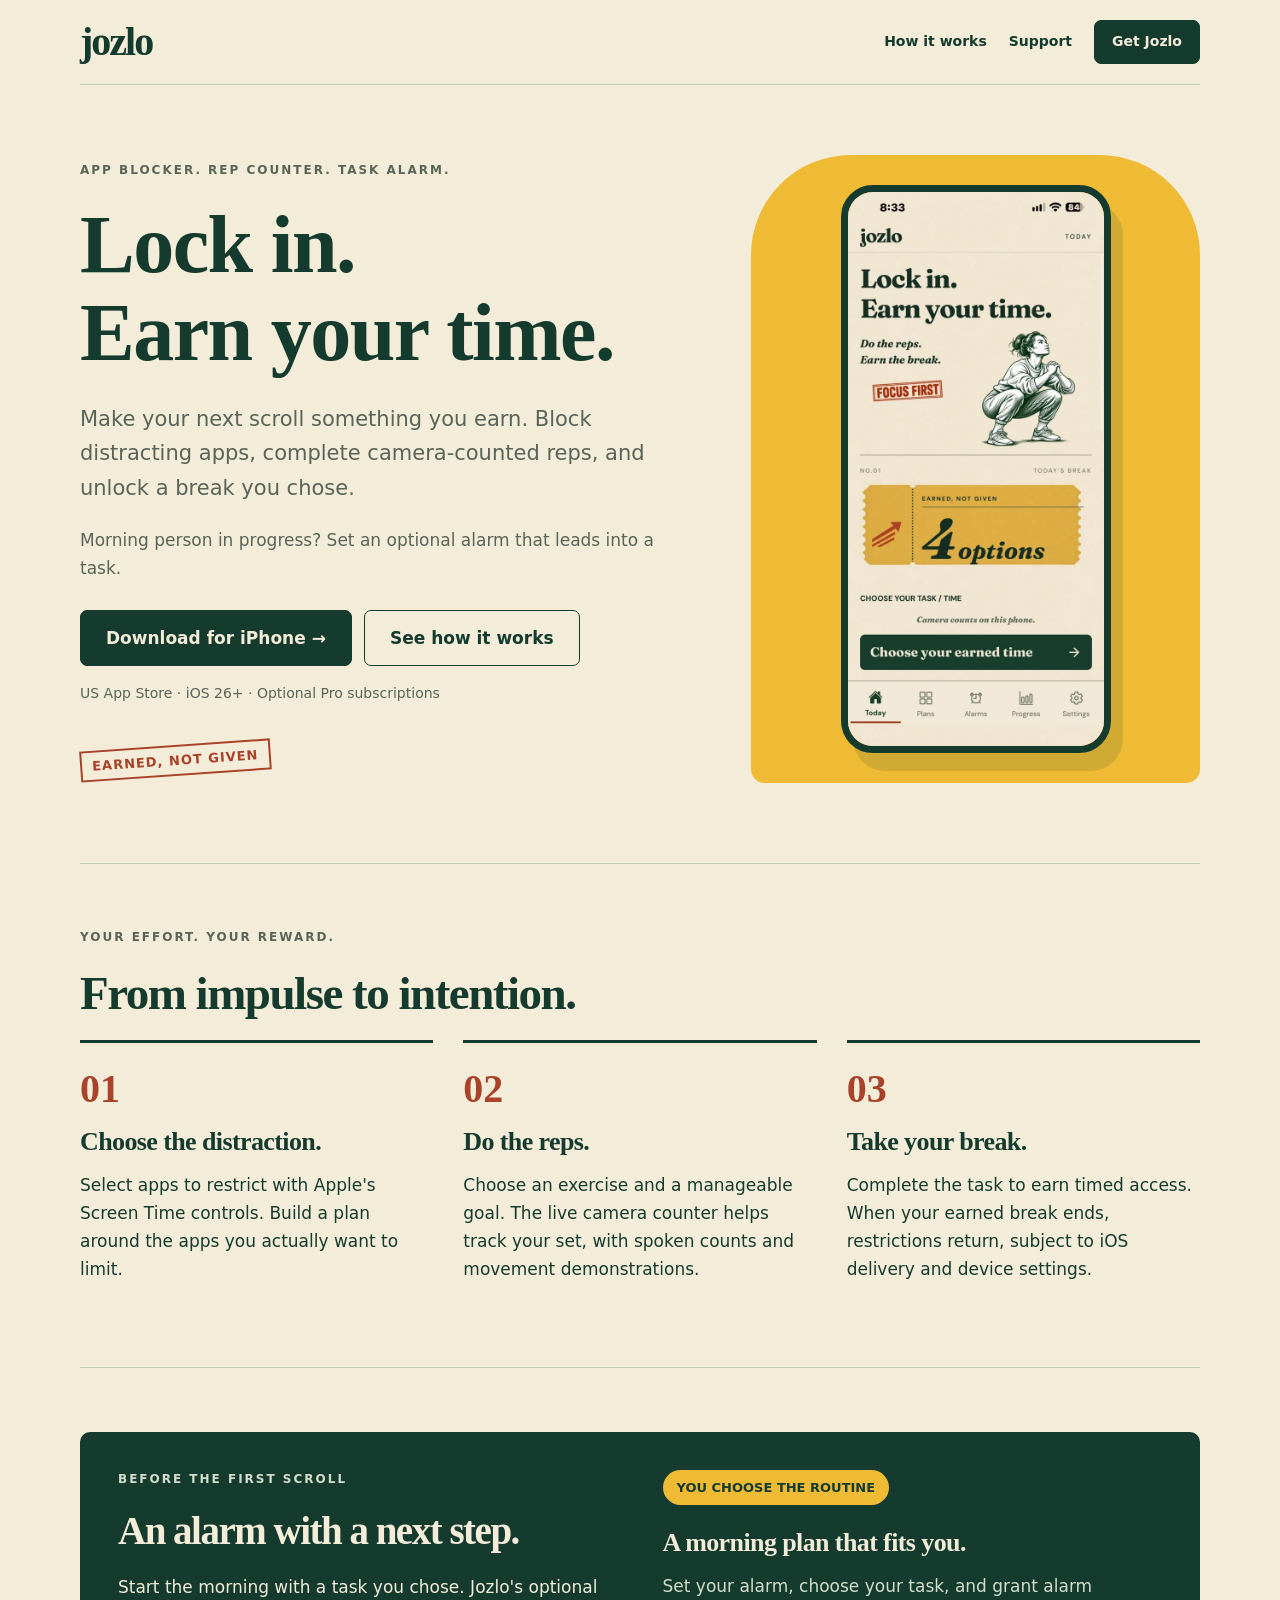
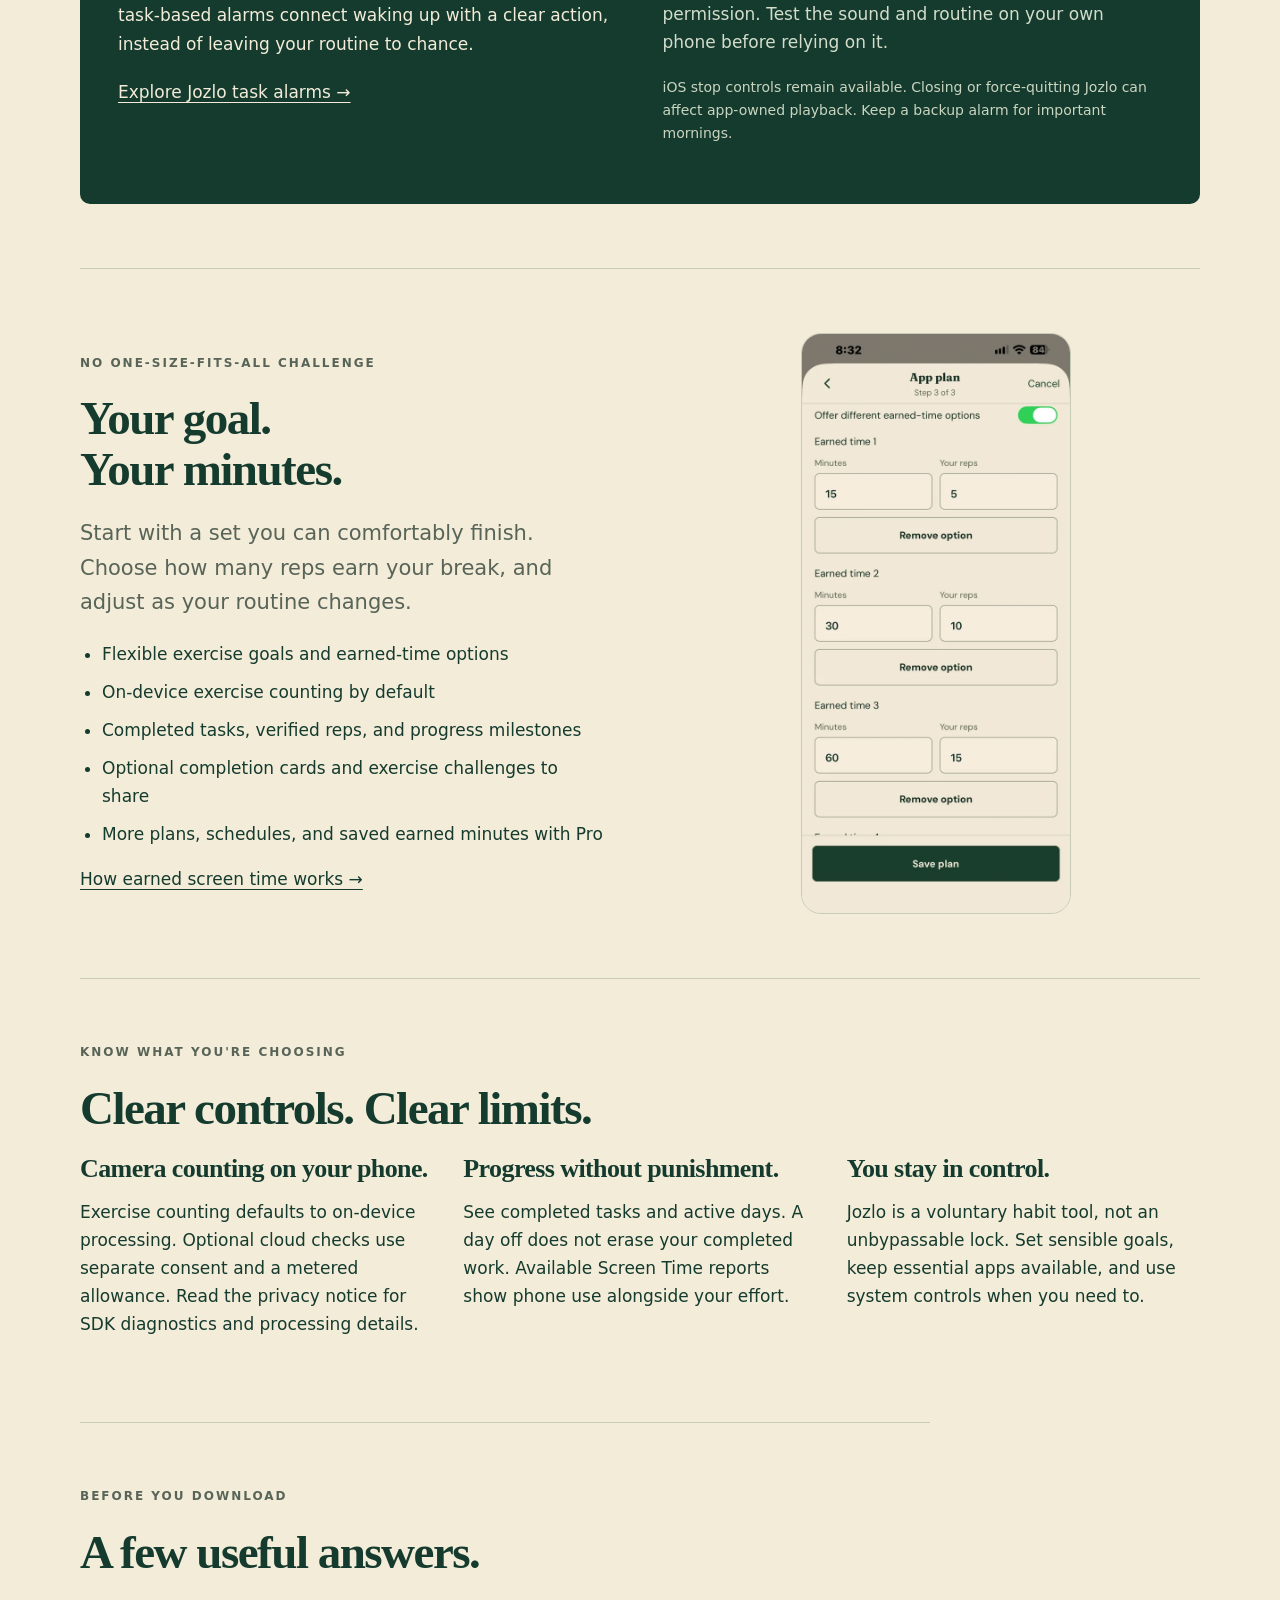
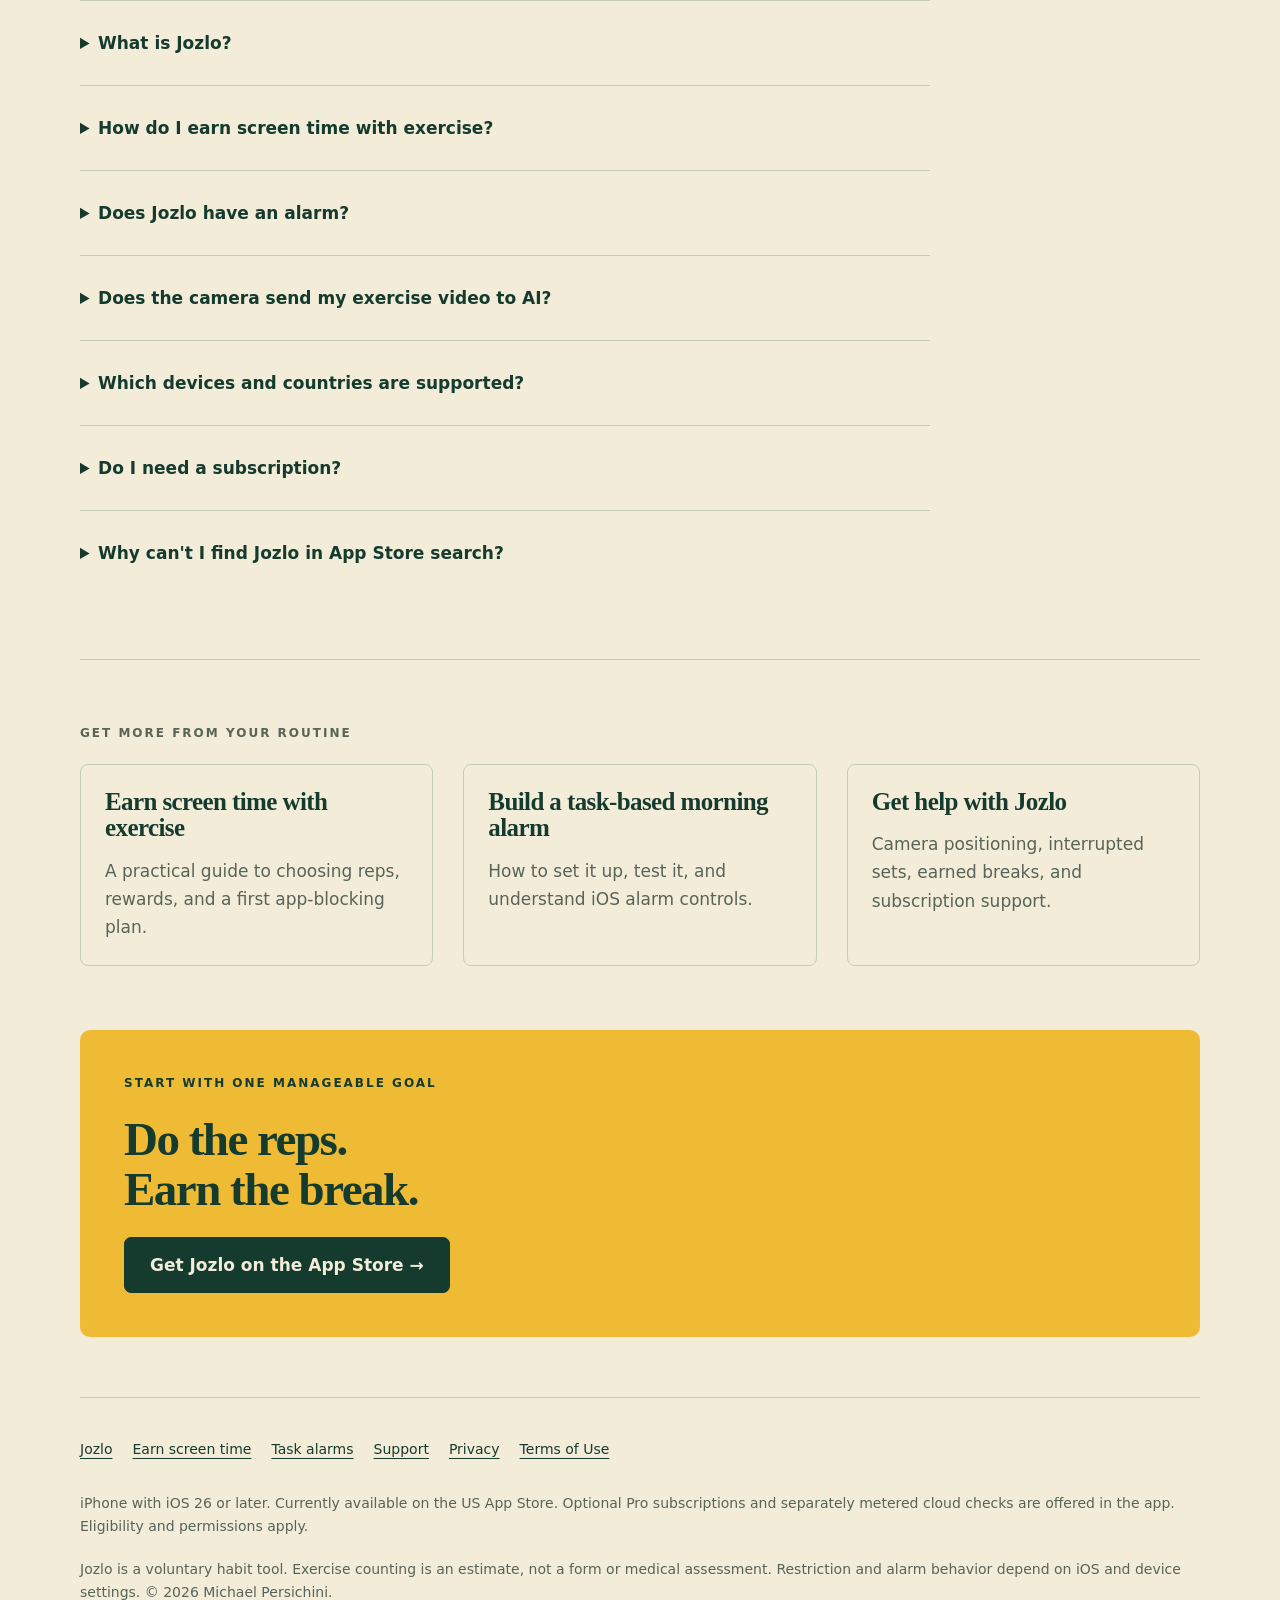
<file: index.html>
<!doctype html><html lang="en"><head><meta charset="utf-8"><meta name="viewport" content="width=device-width,initial-scale=1">
<title>Jozlo | Screen Time App Blocker & Task Alarms</title><meta name="description" content="Block distracting apps, count exercise reps with your camera, and earn screen time with Jozlo. Set your own goals and wake up with task-based alarms."><meta name="robots" content="index,follow"><link rel="canonical" href="https://earnit-info.onrender.com/"><meta name="theme-color" content="#153b2e">
<meta property="og:type" content="website"><meta property="og:site_name" content="Jozlo"><meta property="og:title" content="Jozlo | Screen Time App Blocker & Task Alarms"><meta property="og:description" content="Block distracting apps, count exercise reps with your camera, and earn screen time with Jozlo. Set your own goals and wake up with task-based alarms."><meta property="og:url" content="https://earnit-info.onrender.com/"><meta property="og:image" content="https://earnit-info.onrender.com/assets/jozlo-app.jpg"><meta property="og:image:alt" content="Jozlo on iPhone: Lock in. Earn your time.">
<meta name="twitter:card" content="summary_large_image"><meta name="twitter:title" content="Jozlo | Screen Time App Blocker & Task Alarms"><meta name="twitter:description" content="Block distracting apps, count exercise reps with your camera, and earn screen time with Jozlo. Set your own goals and wake up with task-based alarms."><meta name="twitter:image" content="https://earnit-info.onrender.com/assets/jozlo-app.jpg">
<meta name="apple-itunes-app" content="app-id=6819877235"><link rel="stylesheet" href="/assets/site.css">
<script type="application/ld+json">{"@context": "https://schema.org", "@type": "MobileApplication", "name": "Jozlo", "url": "https://earnit-info.onrender.com/", "description": "An iPhone app blocker with camera-counted exercise rewards and optional task-based alarms.", "applicationCategory": "LifestyleApplication", "operatingSystem": "iOS 26.0 or later", "installUrl": "https://apps.apple.com/us/app/jozlo/id6819877235", "softwareVersion": "0.1.0", "screenshot": "https://earnit-info.onrender.com/assets/jozlo-app.jpg"}</script><meta name="google-site-verification" content="Lt6lNLsMUeSYZ3YX13TXFppn_o03hnYiGJ7XsjmziCk" /><link rel="stylesheet" href="/assets/accessibility.css"></head><body><a class="skip" href="#main">Skip to content</a><div class="wrap"><header class="header"><a class="brand" href="/" aria-label="Jozlo home">jozlo</a><nav class="nav" aria-label="Main navigation"><a class="hide-mobile" href="/#how-it-works">How it works</a><a href="/support.html">Support</a><a class="btn" href="https://apps.apple.com/us/app/jozlo/id6819877235">Get Jozlo</a></nav></header></div>
<main id="main" class="wrap"><section class="hero" aria-labelledby="hero-title"><div class="headline"><p class="eyebrow">App blocker. Rep counter. Task alarm.</p><h1 id="hero-title">Lock in.<br>Earn your time.</h1><p class="lead">Make your next scroll something you earn. Block distracting apps, complete camera-counted reps, and unlock a break you chose.</p><p class="muted">Morning person in progress? Set an optional alarm that leads into a task.</p><div class="actions"><a class="btn" href="https://apps.apple.com/us/app/jozlo/id6819877235">Download for iPhone &rarr;</a><a class="btn alt" href="#how-it-works">See how it works</a></div><p class="fine">US App Store &middot; iOS 26+ &middot; Optional Pro subscriptions</p><span class="stamp">EARNED, NOT GIVEN</span></div><div class="hero-art"><img class="phone" src="/assets/jozlo-home.webp" width="600" height="1298" fetchpriority="high" alt="Jozlo Today screen showing an exercise illustration, earned-time options, and the Choose your earned time button"></div></section>
<section id="how-it-works" class="section"><p class="eyebrow">Your effort. Your reward.</p><h2>From impulse to intention.</h2><div class="grid"><div class="step"><span class="num">01</span><h3>Choose the distraction.</h3><p>Select apps to restrict with Apple's Screen Time controls. Build a plan around the apps you actually want to limit.</p></div><div class="step"><span class="num">02</span><h3>Do the reps.</h3><p>Choose an exercise and a manageable goal. The live camera counter helps track your set, with spoken counts and movement demonstrations.</p></div><div class="step"><span class="num">03</span><h3>Take your break.</h3><p>Complete the task to earn timed access. When your earned break ends, restrictions return, subject to iOS delivery and device settings.</p></div></div></section>
<section class="section"><div class="feature"><div><p class="eyebrow">Before the first scroll</p><h2>An alarm with a next step.</h2><p>Start the morning with a task you chose. Jozlo's optional task-based alarms connect waking up with a clear action, instead of leaving your routine to chance.</p><a href="/task-alarm.html">Explore Jozlo task alarms &rarr;</a></div><div><span class="pill">YOU CHOOSE THE ROUTINE</span><h3 style="margin-top:24px">A morning plan that fits you.</h3><p class="muted">Set your alarm, choose your task, and grant alarm permission. Test the sound and routine on your own phone before relying on it.</p><p class="fine" style="color:#cad5c0">iOS stop controls remain available. Closing or force-quitting Jozlo can affect app-owned playback. Keep a backup alarm for important mornings.</p></div></div></section>
<section class="section split"><div><p class="eyebrow">No one-size-fits-all challenge</p><h2>Your goal.<br>Your minutes.</h2><p class="lead">Start with a set you can comfortably finish. Choose how many reps earn your break, and adjust as your routine changes.</p><ul class="list"><li>Flexible exercise goals and earned-time options</li><li>On-device exercise counting by default</li><li>Completed tasks, verified reps, and progress milestones</li><li>Optional completion cards and exercise challenges to share</li><li>More plans, schedules, and saved earned minutes with Pro</li></ul><a href="/earn-screen-time.html">How earned screen time works &rarr;</a></div><img src="/assets/jozlo-rewards.webp" width="600" height="1298" loading="lazy" alt="Jozlo plan settings with custom exercise reps and earned-minute options"></section>
<section class="section"><p class="eyebrow">Know what you're choosing</p><h2>Clear controls. Clear limits.</h2><div class="grid"><div><h3>Camera counting on your phone.</h3><p>Exercise counting defaults to on-device processing. Optional cloud checks use separate consent and a metered allowance. Read the privacy notice for SDK diagnostics and processing details.</p></div><div><h3>Progress without punishment.</h3><p>See completed tasks and active days. A day off does not erase your completed work. Available Screen Time reports show phone use alongside your effort.</p></div><div><h3>You stay in control.</h3><p>Jozlo is a voluntary habit tool, not an unbypassable lock. Set sensible goals, keep essential apps available, and use system controls when you need to.</p></div></div></section>
<section class="section faq"><p class="eyebrow">Before you download</p><h2>A few useful answers.</h2>
<details><summary>What is Jozlo?</summary><p>Jozlo is an iPhone screen time app blocker that connects access to distracting apps with completing useful tasks or camera-counted exercises. It also includes optional task-based alarms.</p></details>
<details><summary>How do I earn screen time with exercise?</summary><p>Create an app plan, choose your exercise goal and reward minutes, then complete your set using live camera verification. The plan unlocks earned access and applies restrictions again after the break, subject to iOS settings and callbacks.</p></details>
<details><summary>Does Jozlo have an alarm?</summary><p>Yes. Set an optional alarm and choose the task for your routine. Alarm permission is required, and standard iOS stop controls remain available. See the <a href="/task-alarm.html">task alarm guide</a> for setup and limitations.</p></details>
<details><summary>Does the camera send my exercise video to AI?</summary><p>On-device exercise counting does not send camera frames to Jozlo's service or OpenAI. Optional cloud/custom checks send sampled images only with separate consent. Optional exercise recording is off by default. The on-device SDK also sends technical diagnostics; see the <a href="/privacy.html">privacy notice</a>.</p></details>
<details><summary>Which devices and countries are supported?</summary><p>The current public release is available on the US App Store for iPhone with iOS 26 or later. Android availability has not been announced. Jozlo is not currently a parent-managed child-control app.</p></details>
<details><summary>Do I need a subscription?</summary><p>The current app offers optional monthly and annual Pro subscriptions for additional plans and controls. Check the current feature list, prices, and billing periods in the app and Apple purchase sheet. Optional cloud checks have a separate metered allowance and are not included in Pro.</p></details>
<details><summary>Why can't I find Jozlo in App Store search?</summary><p>Use the <a href="https://apps.apple.com/us/app/jozlo/id6819877235">direct App Store download link</a>. Check that your Apple Account uses the United States storefront, your iPhone meets the iOS requirement, and your Screen Time settings allow the app's current age rating. Search visibility can differ from direct-page availability.</p></details></section>
<section class="section"><p class="eyebrow">Get more from your routine</p><div class="grid"><a class="resource" href="/earn-screen-time.html"><h3>Earn screen time with exercise</h3><p>A practical guide to choosing reps, rewards, and a first app-blocking plan.</p></a><a class="resource" href="/task-alarm.html"><h3>Build a task-based morning alarm</h3><p>How to set it up, test it, and understand iOS alarm controls.</p></a><a class="resource" href="/support.html"><h3>Get help with Jozlo</h3><p>Camera positioning, interrupted sets, earned breaks, and subscription support.</p></a></div></section>
<section class="closing"><p class="eyebrow">Start with one manageable goal</p><h2>Do the reps.<br>Earn the break.</h2><a class="btn" href="https://apps.apple.com/us/app/jozlo/id6819877235">Get Jozlo on the App Store &rarr;</a></section></main><footer class="footer wrap"><nav class="footer-links" aria-label="Footer"><a href="/">Jozlo</a><a href="/earn-screen-time.html">Earn screen time</a><a href="/task-alarm.html">Task alarms</a><a href="/support.html">Support</a><a href="/privacy.html">Privacy</a><a href="https://www.apple.com/legal/internet-services/itunes/dev/stdeula/">Terms of Use</a></nav><p class="fine">iPhone with iOS 26 or later. Currently available on the US App Store. Optional Pro subscriptions and separately metered cloud checks are offered in the app. Eligibility and permissions apply.</p><p class="fine">Jozlo is a voluntary habit tool. Exercise counting is an estimate, not a form or medical assessment. Restriction and alarm behavior depend on iOS and device settings. &copy; 2026 Michael Persichini.</p></footer></body></html>
</file>
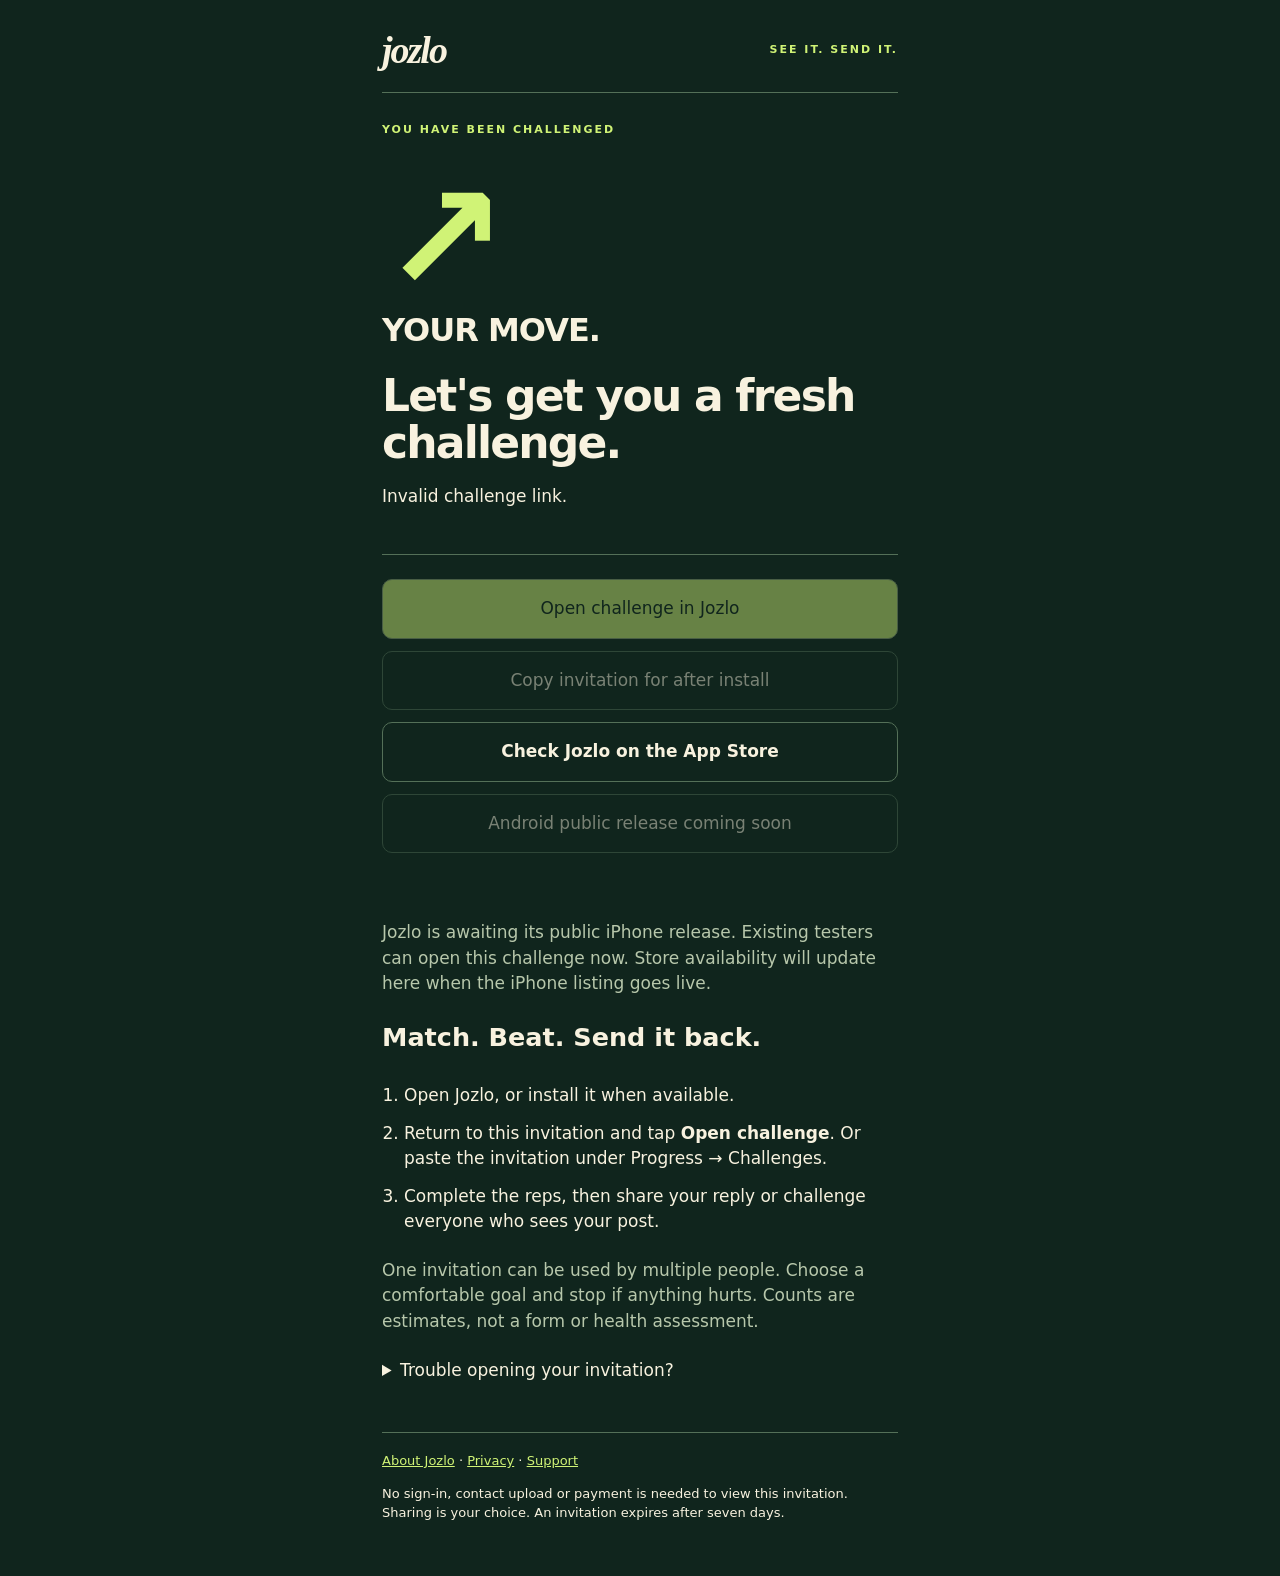
<file: challenge.html>
<!doctype html>
<html lang="en"><head><meta charset="utf-8"><meta name="viewport" content="width=device-width,initial-scale=1"><meta name="theme-color" content="#10251d">
<title>Your move — Jozlo challenge</title><meta name="description" content="See it. Send it. Match your friend's exercise challenge or beat it and send one back with Jozlo.">
<meta property="og:title" content="Your move. A Jozlo challenge."><meta property="og:description" content="See it. Send it. Match the reps, beat them, and challenge back.">
<meta property="og:type" content="website"><meta property="og:image" content="https://earnit-info.onrender.com/challenge-card.png"><meta name="twitter:card" content="summary_large_image">
<style>
*{box-sizing:border-box}body{margin:0;background:#10251d;color:#f8f2df;font:17px/1.5 system-ui,sans-serif}main{max-width:560px;margin:auto;padding:28px 22px 40px}header{display:flex;justify-content:space-between;align-items:center;border-bottom:1px solid #547058;padding-bottom:20px}.brand{font:italic bold 38px Georgia,serif;letter-spacing:-2px}small,.muted{color:#b7c7ab}.tag{font-size:11px;letter-spacing:2px;color:#d0f376;font-weight:800}h1{font-size:clamp(30px,8vw,44px);line-height:1.08;letter-spacing:-1.8px;margin:24px 0 14px}#count{font-size:clamp(92px,28vw,150px);font-weight:850;line-height:1;color:#d0f376;letter-spacing:-8px;margin:24px 0 0;overflow-wrap:anywhere}#exercise{font-size:32px;line-height:1.1;font-weight:800;text-transform:uppercase;letter-spacing:-1px;margin-bottom:20px}.card{border-bottom:1px solid #547058;padding:18px 0 28px}.actions{display:grid;gap:12px;margin:24px 0}.button,button{border:1px solid #8da274;background:#d0f376;color:#10251d;font:inherit;font-weight:800;text-align:center;padding:16px 18px;border-radius:10px;text-decoration:none;cursor:pointer;min-height:54px;display:block;width:100%}.secondary{background:transparent;color:#f8f2df;border-color:#547058}button:disabled{opacity:.45;cursor:default}a{color:#d0f376}#notice{min-height:26px;font-size:15px;color:#d0f376}details{margin-top:24px}textarea{width:100%;min-height:90px;background:#183226;border:1px solid #547058;color:#f8f2df;padding:12px;border-radius:8px;margin:12px 0}ol{padding-left:22px}li{padding:6px 0}footer{border-top:1px solid #547058;margin-top:30px;padding-top:18px;font-size:13px}button:focus-visible,a:focus-visible,summary:focus-visible{outline:3px solid #f2b36b;outline-offset:4px}

header{flex-wrap:wrap;gap:12px}textarea{border-color:#82977d}textarea::placeholder{color:#c4d1b9;opacity:1}body{color-scheme:dark}a,button{touch-action:manipulation}@media(max-width:360px){main{padding-inline:16px}#exercise{font-size:1.625rem;overflow-wrap:anywhere}}
</style><meta name="robots" content="noindex,follow"><link rel="stylesheet" href="/assets/accessibility.css"></head><body><a class="skip" href="#main">Skip to content</a><main id="main"><header><span class="brand">jozlo</span><span class="tag">SEE IT. SEND IT.</span></header>
<section class="card"><p class="tag">YOU HAVE BEEN CHALLENGED</p><div id="count">↗</div><div id="exercise">Your move.</div><h1 id="headline">A little effort.<br>A good comeback.</h1><p id="instruction">Open an invitation from a friend to see the exercise and target.</p></section>
<div class="actions"><button id="accept" disabled>Open challenge in Jozlo</button><button id="copy" class="secondary" disabled>Copy invitation for after install</button><a id="iphone" class="button secondary" href="https://apps.apple.com/app/id6819877235" rel="noopener">Check Jozlo on the App Store</a><button id="android" class="secondary" disabled>Android public release coming soon</button></div>
<p id="notice" role="status" aria-live="polite"></p><p id="availability" class="muted">Jozlo is awaiting its public iPhone release. Existing testers can open this challenge now. Store availability will update here when the iPhone listing goes live.</p>
<section><h2>Match. Beat. Send it back.</h2><ol><li>Open Jozlo, or install it when available.</li><li>Return to this invitation and tap <strong>Open challenge</strong>. Or paste the invitation under Progress → Challenges.</li><li>Complete the reps, then share your reply or challenge everyone who sees your post.</li></ol><p class="muted">One invitation can be used by multiple people. Choose a comfortable goal and stop if anything hurts. Counts are estimates, not a form or health assessment.</p></section>
<details><summary>Trouble opening your invitation?</summary><p>Copy the invitation, then in Jozlo open Progress → Challenges → Paste invitation. Installing through a store does not automatically carry the invitation into the app.</p><textarea id="fallback" readonly aria-label="Challenge invitation"></textarea></details>
<footer><a href="/">About Jozlo</a> · <a href="/privacy.html">Privacy</a> · <a href="/support.html">Support</a><p>No sign-in, contact upload or payment is needed to view this invitation. Sharing is your choice. An invitation expires after seven days.</p></footer></main>
<script type="module">
import {challengeCodeFromToken,LINK_TASKS,APP_STORE_URL,PLAY_STORE_URL} from "./challenge-link.mjs";
const labels={pushups:"push-ups",squats:"squats",situps:"sit-ups",jumpingjacks:"jumping jacks",pullups:"pull-ups"};
const $=id=>document.getElementById(id),agent=navigator.userAgent,isAndroid=/Android/i.test(agent);
let code="",iphoneLive=false,playLive=false,timer=null;
function notice(text){$("notice").textContent=text}
async function copy(){try{await navigator.clipboard.writeText(code);notice("Invitation copied. Return here after installing, or paste it in Jozlo.");return true}catch{$("fallback").value=code;$("fallback").focus();$("fallback").select();notice("Copy the selected invitation, then paste it in Jozlo.");return false}}
function fallback(){
 if(document.hidden)return;
 if(isAndroid&&playLive)location.assign(PLAY_STORE_URL);
 else if(!isAndroid&&iphoneLive)location.assign(APP_STORE_URL);
 else notice(isAndroid?"The Android public listing is not available yet. Already testing Jozlo? Open it and paste this invitation.":"Jozlo is not publicly listed yet. Already testing? Open Jozlo and paste your invitation. Check the App Store button for release availability.");
}
function accept(){copy();clearTimeout(timer);timer=setTimeout(fallback,2500);location.href="jozlo://challenge?code="+encodeURIComponent(code)}
document.addEventListener("visibilitychange",()=>{if(document.hidden)clearTimeout(timer)});
$("accept").onclick=accept;$("copy").onclick=copy;
try {
 const token=new URL(location.href).searchParams.get("c");
 code=challengeCodeFromToken(token||"");const [,task,n,date]=code.split(":");const now=Date.now(),created=Number(date),count=Number(n);
 if(!LINK_TASKS.includes(task)||created>now+300000||now-created>7*86400000)throw Error("This invitation expired. Ask your friend to share a fresh challenge.");
 $("count").textContent=n;$("exercise").textContent=labels[task];$("headline").textContent="See "+n+". Send "+n+" back.";$("instruction").textContent="Match "+n+" "+labels[task]+", or do more and challenge back.";
 document.title=n+" "+labels[task]+" — your Jozlo challenge";
 $("fallback").value=code;$("accept").disabled=false;$("copy").disabled=false;
}catch(e){$("headline").textContent="Let's get you a fresh challenge.";$("instruction").textContent=e.message||"Ask your friend for a complete Jozlo invitation.";$("count").textContent="↗"}
fetch("https://itunes.apple.com/lookup?id=6819877235&country=us").then(r=>r.json()).then(data=>{if(data.resultCount>0){iphoneLive=true;$("iphone").textContent="Download Jozlo for iPhone";$("availability").textContent="Jozlo is available for iPhone. Install it, then return here to open your challenge."}}).catch(()=>{});
</script></body></html>
</file>
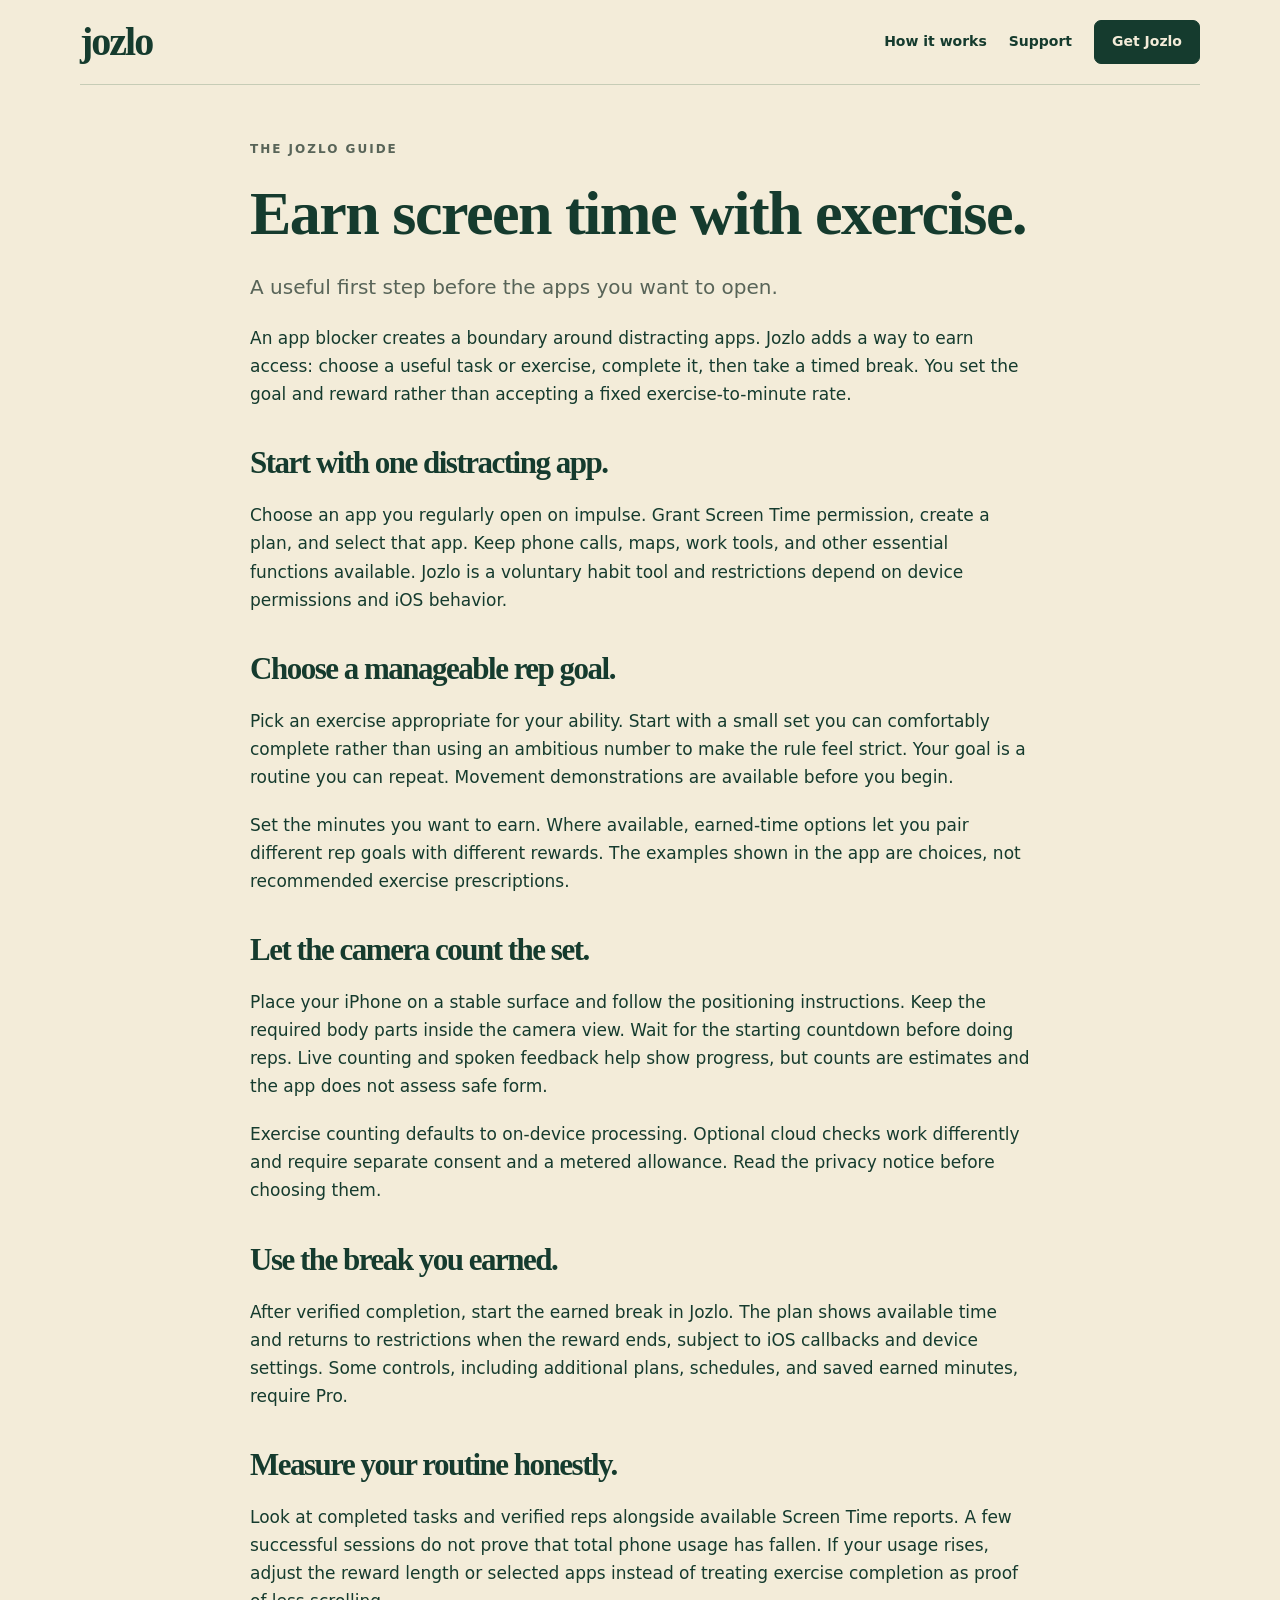
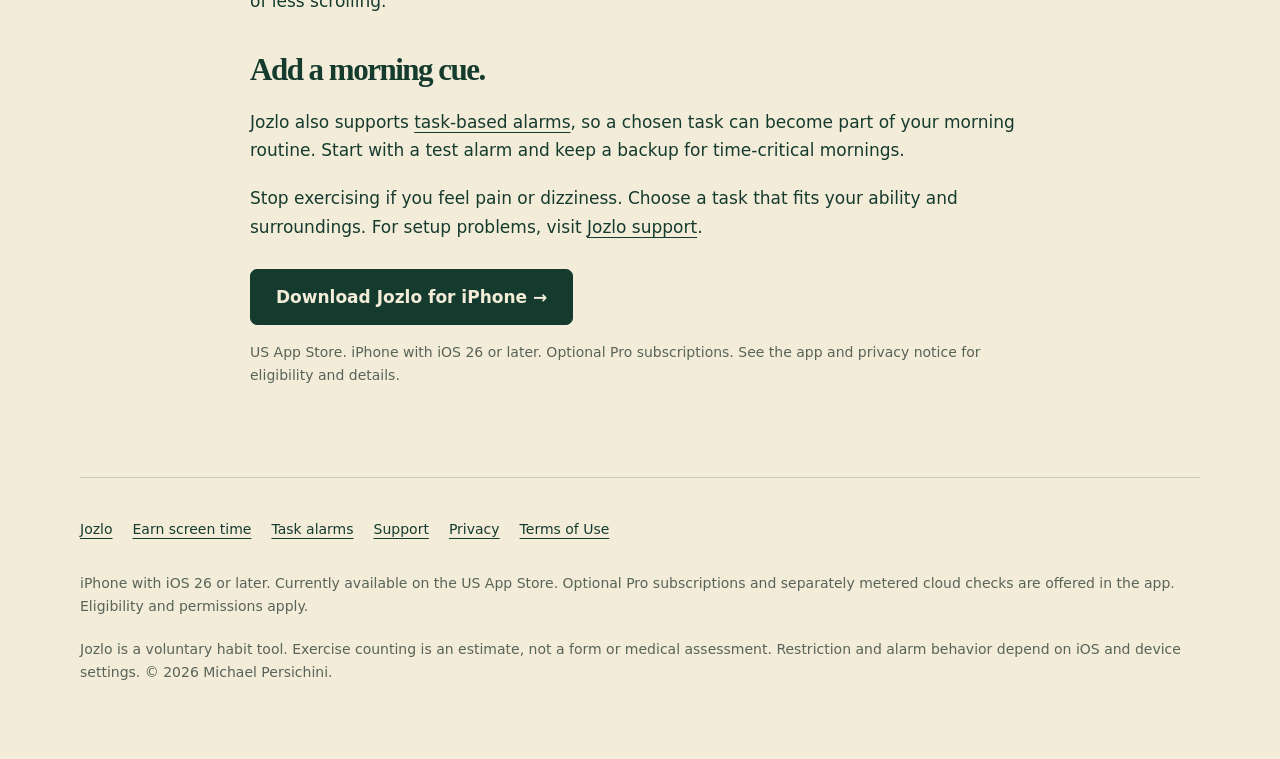
<file: earn-screen-time.html>
<!doctype html><html lang="en"><head><meta charset="utf-8"><meta name="viewport" content="width=device-width,initial-scale=1">
<title>Earn Screen Time With Exercise | Jozlo App Blocker</title><meta name="description" content="Learn how to block distracting apps, choose a rep goal, and earn a timed break with camera-counted exercise in Jozlo."><meta name="robots" content="index,follow"><link rel="canonical" href="https://earnit-info.onrender.com/earn-screen-time.html"><meta name="theme-color" content="#153b2e">
<meta property="og:type" content="website"><meta property="og:site_name" content="Jozlo"><meta property="og:title" content="Earn Screen Time With Exercise | Jozlo App Blocker"><meta property="og:description" content="Learn how to block distracting apps, choose a rep goal, and earn a timed break with camera-counted exercise in Jozlo."><meta property="og:url" content="https://earnit-info.onrender.com/earn-screen-time.html"><meta property="og:image" content="https://earnit-info.onrender.com/assets/jozlo-app.jpg"><meta property="og:image:alt" content="Jozlo on iPhone: Lock in. Earn your time.">
<meta name="twitter:card" content="summary_large_image"><meta name="twitter:title" content="Earn Screen Time With Exercise | Jozlo App Blocker"><meta name="twitter:description" content="Learn how to block distracting apps, choose a rep goal, and earn a timed break with camera-counted exercise in Jozlo."><meta name="twitter:image" content="https://earnit-info.onrender.com/assets/jozlo-app.jpg">
<meta name="apple-itunes-app" content="app-id=6819877235"><link rel="stylesheet" href="/assets/site.css">
<link rel="stylesheet" href="/assets/accessibility.css"></head><body><a class="skip" href="#main">Skip to content</a><div class="wrap"><header class="header"><a class="brand" href="/" aria-label="Jozlo home">jozlo</a><nav class="nav" aria-label="Main navigation"><a class="hide-mobile" href="/#how-it-works">How it works</a><a href="/support.html">Support</a><a class="btn" href="https://apps.apple.com/us/app/jozlo/id6819877235">Get Jozlo</a></nav></header></div><main id="main" class="wrap"><article class="article"><p class="eyebrow">The Jozlo guide</p><h1>Earn screen time with exercise.</h1><p class="lead">A useful first step before the apps you want to open.</p><p>An app blocker creates a boundary around distracting apps. Jozlo adds a way to earn access: choose a useful task or exercise, complete it, then take a timed break. You set the goal and reward rather than accepting a fixed exercise-to-minute rate.</p><h2>Start with one distracting app.</h2><p>Choose an app you regularly open on impulse. Grant Screen Time permission, create a plan, and select that app. Keep phone calls, maps, work tools, and other essential functions available. Jozlo is a voluntary habit tool and restrictions depend on device permissions and iOS behavior.</p><h2>Choose a manageable rep goal.</h2><p>Pick an exercise appropriate for your ability. Start with a small set you can comfortably complete rather than using an ambitious number to make the rule feel strict. Your goal is a routine you can repeat. Movement demonstrations are available before you begin.</p><p>Set the minutes you want to earn. Where available, earned-time options let you pair different rep goals with different rewards. The examples shown in the app are choices, not recommended exercise prescriptions.</p><h2>Let the camera count the set.</h2><p>Place your iPhone on a stable surface and follow the positioning instructions. Keep the required body parts inside the camera view. Wait for the starting countdown before doing reps. Live counting and spoken feedback help show progress, but counts are estimates and the app does not assess safe form.</p><p>Exercise counting defaults to on-device processing. Optional cloud checks work differently and require separate consent and a metered allowance. Read the privacy notice before choosing them.</p><h2>Use the break you earned.</h2><p>After verified completion, start the earned break in Jozlo. The plan shows available time and returns to restrictions when the reward ends, subject to iOS callbacks and device settings. Some controls, including additional plans, schedules, and saved earned minutes, require Pro.</p><h2>Measure your routine honestly.</h2><p>Look at completed tasks and verified reps alongside available Screen Time reports. A few successful sessions do not prove that total phone usage has fallen. If your usage rises, adjust the reward length or selected apps instead of treating exercise completion as proof of less scrolling.</p><h2>Add a morning cue.</h2><p>Jozlo also supports <a href="/task-alarm.html">task-based alarms</a>, so a chosen task can become part of your morning routine. Start with a test alarm and keep a backup for time-critical mornings.</p><p>Stop exercising if you feel pain or dizziness. Choose a task that fits your ability and surroundings. For setup problems, visit <a href="/support.html">Jozlo support</a>.</p><div class="actions"><a class="btn" href="https://apps.apple.com/us/app/jozlo/id6819877235">Download Jozlo for iPhone &rarr;</a></div><p class="fine">US App Store. iPhone with iOS 26 or later. Optional Pro subscriptions. See the app and privacy notice for eligibility and details.</p></article></main><footer class="footer wrap"><nav class="footer-links" aria-label="Footer"><a href="/">Jozlo</a><a href="/earn-screen-time.html">Earn screen time</a><a href="/task-alarm.html">Task alarms</a><a href="/support.html">Support</a><a href="/privacy.html">Privacy</a><a href="https://www.apple.com/legal/internet-services/itunes/dev/stdeula/">Terms of Use</a></nav><p class="fine">iPhone with iOS 26 or later. Currently available on the US App Store. Optional Pro subscriptions and separately metered cloud checks are offered in the app. Eligibility and permissions apply.</p><p class="fine">Jozlo is a voluntary habit tool. Exercise counting is an estimate, not a form or medical assessment. Restriction and alarm behavior depend on iOS and device settings. &copy; 2026 Michael Persichini.</p></footer></body></html>
</file>
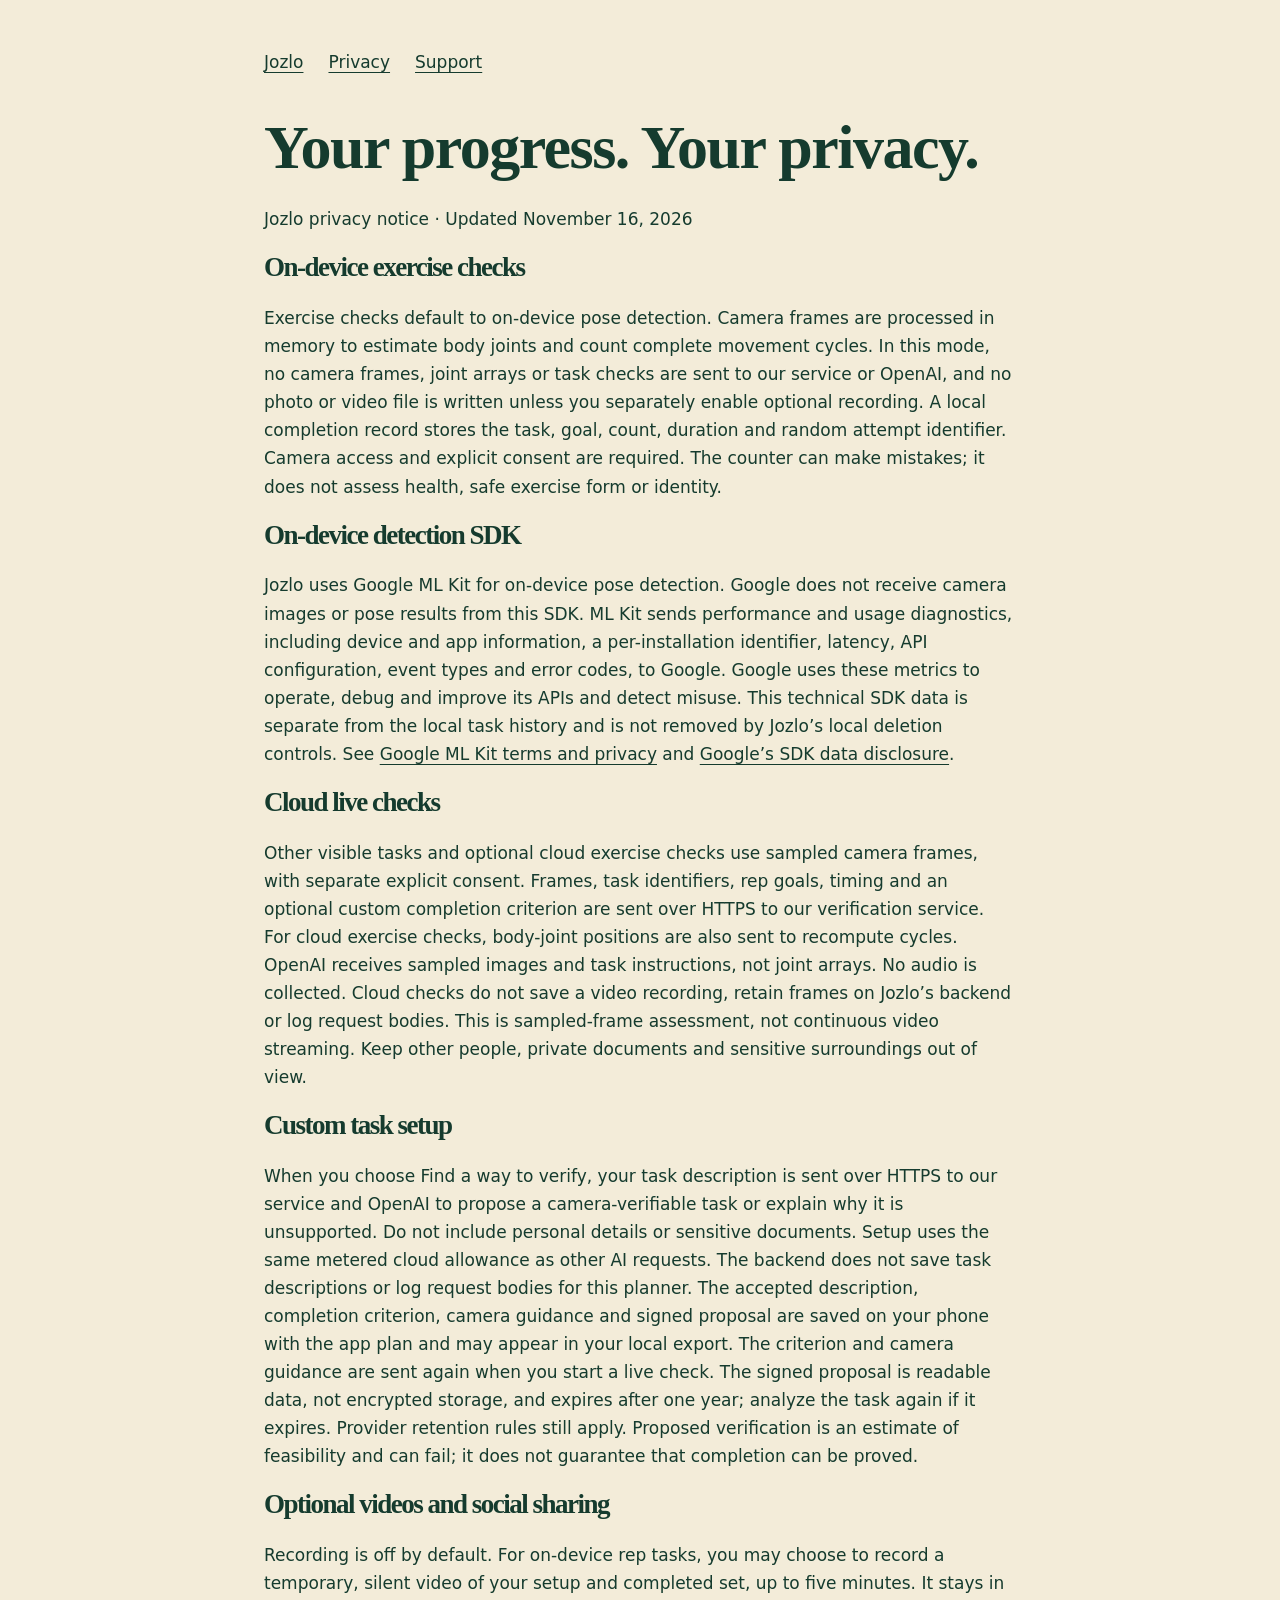
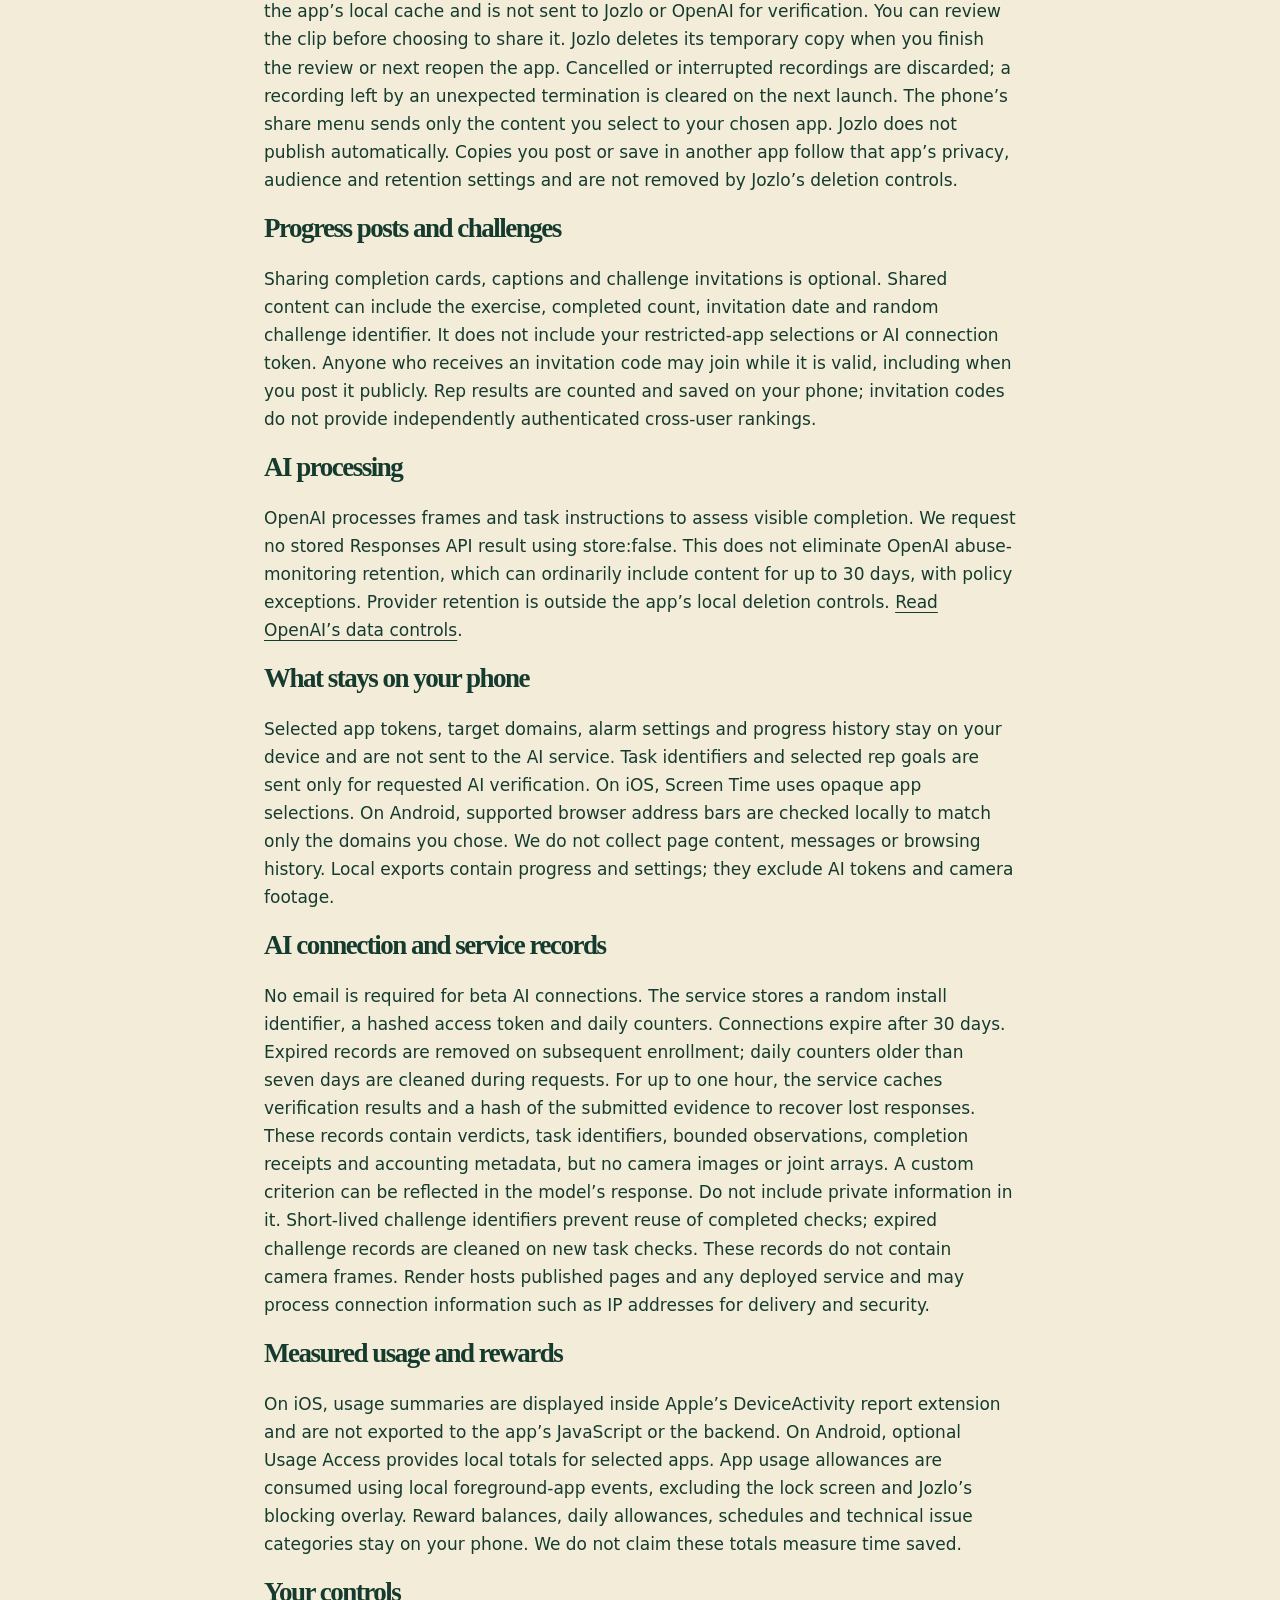
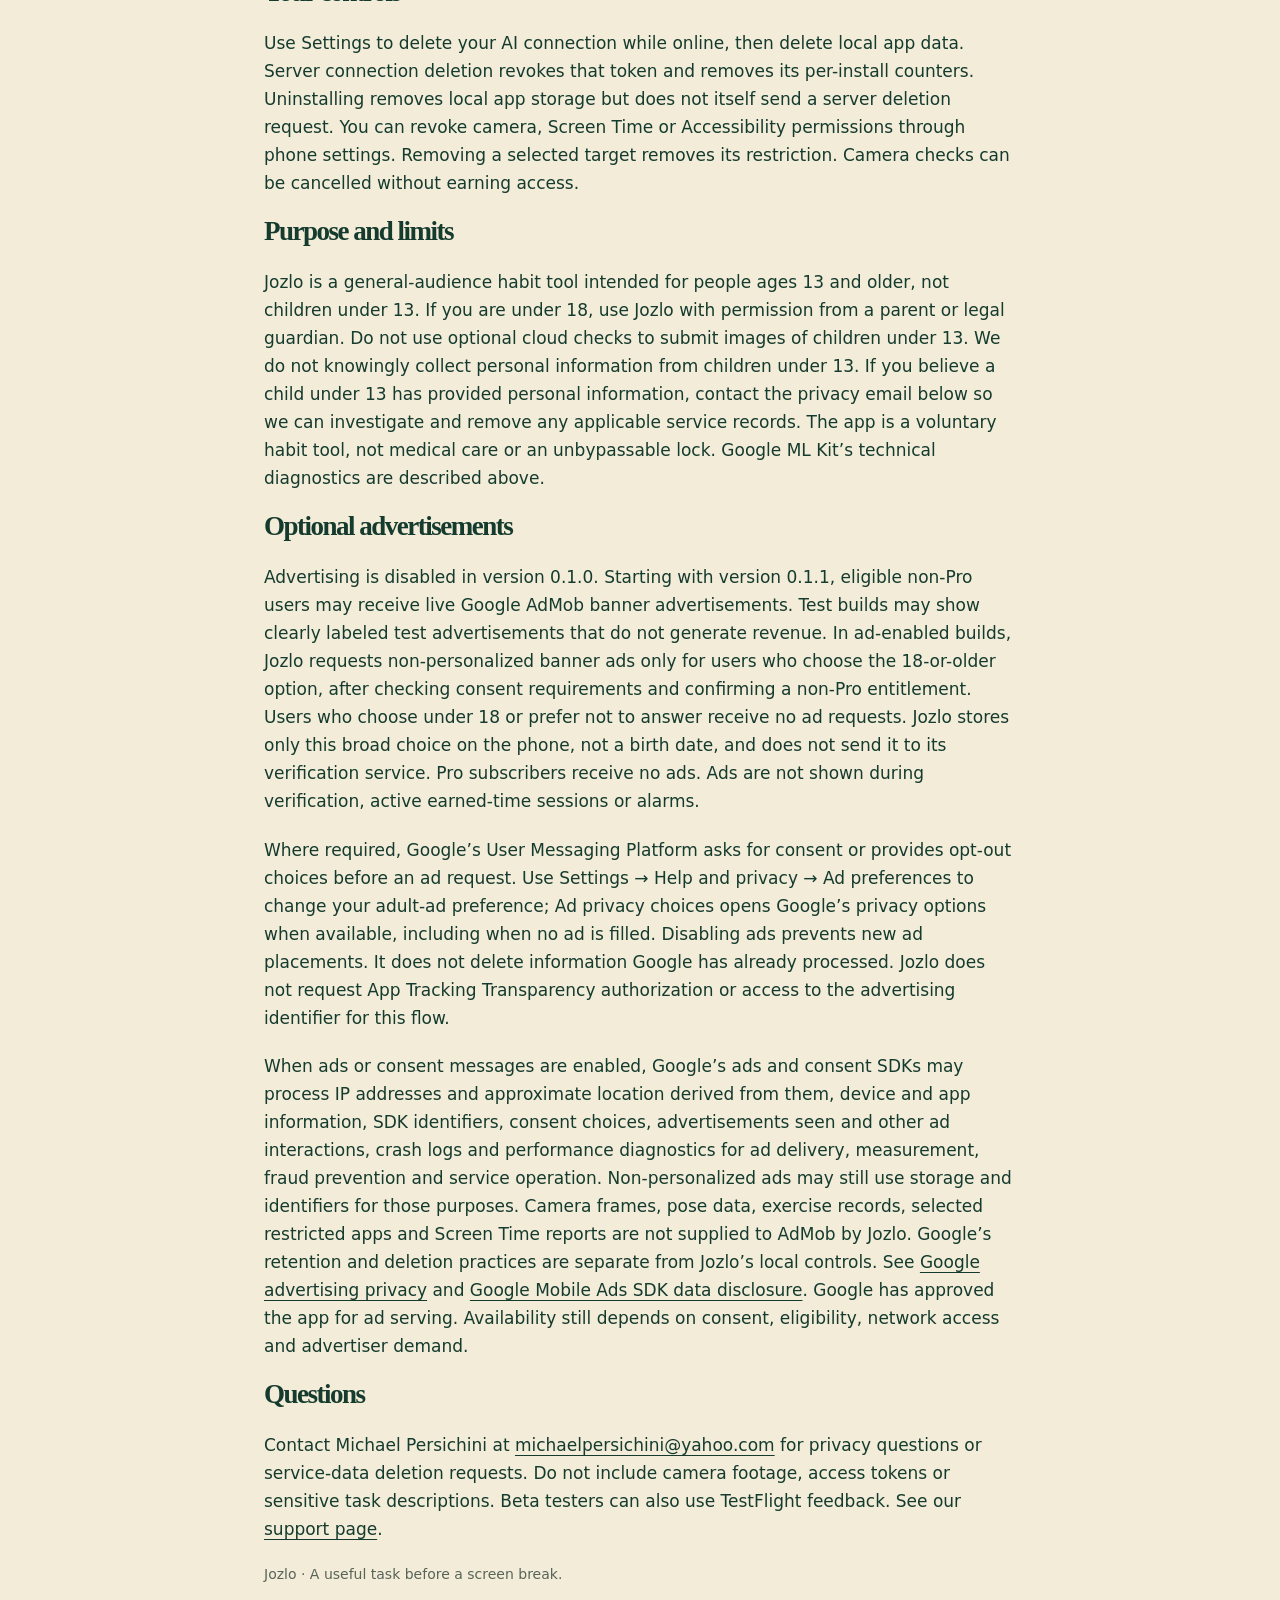
<file: privacy.html>
<!doctype html><html lang="en"><head><meta charset="utf-8"><meta name="viewport" content="width=device-width,initial-scale=1"><title>Jozlo Privacy | Camera Processing and Your Data</title><meta name="description" content="How Jozlo handles on-device exercise counting, optional cloud checks, recordings, Screen Time data, and deletion requests."><link rel="canonical" href="https://earnit-info.onrender.com/privacy.html"><meta name="robots" content="index,follow"><link rel="stylesheet" href="/assets/site.css"><link rel="stylesheet" href="/assets/accessibility.css"></head><body class="legal"><a class="skip" href="#main">Skip to content</a><main id="main"><nav><a href="index.html">Jozlo</a><a href="privacy.html">Privacy</a><a href="support.html">Support</a></nav><h1>Your progress. Your privacy.</h1><p>Jozlo privacy notice · Updated November 16, 2026</p><h2>On-device exercise checks</h2><p>Exercise checks default to on-device pose detection. Camera frames are processed in memory to estimate body joints and count complete movement cycles. In this mode, no camera frames, joint arrays or task checks are sent to our service or OpenAI, and no photo or video file is written unless you separately enable optional recording. A local completion record stores the task, goal, count, duration and random attempt identifier. Camera access and explicit consent are required. The counter can make mistakes; it does not assess health, safe exercise form or identity.</p><h2>On-device detection SDK</h2><p>Jozlo uses Google ML Kit for on-device pose detection. Google does not receive camera images or pose results from this SDK. ML Kit sends performance and usage diagnostics, including device and app information, a per-installation identifier, latency, API configuration, event types and error codes, to Google. Google uses these metrics to operate, debug and improve its APIs and detect misuse. This technical SDK data is separate from the local task history and is not removed by Jozlo’s local deletion controls. See <a href="https://developers.google.com/ml-kit/terms">Google ML Kit terms and privacy</a> and <a href="https://developers.google.com/ml-kit/ios-data-disclosure">Google’s SDK data disclosure</a>.</p><h2>Cloud live checks</h2><p>Other visible tasks and optional cloud exercise checks use sampled camera frames, with separate explicit consent. Frames, task identifiers, rep goals, timing and an optional custom completion criterion are sent over HTTPS to our verification service. For cloud exercise checks, body-joint positions are also sent to recompute cycles. OpenAI receives sampled images and task instructions, not joint arrays. No audio is collected. Cloud checks do not save a video recording, retain frames on Jozlo’s backend or log request bodies. This is sampled-frame assessment, not continuous video streaming. Keep other people, private documents and sensitive surroundings out of view.</p><h2>Custom task setup</h2><p>When you choose Find a way to verify, your task description is sent over HTTPS to our service and OpenAI to propose a camera-verifiable task or explain why it is unsupported. Do not include personal details or sensitive documents. Setup uses the same metered cloud allowance as other AI requests. The backend does not save task descriptions or log request bodies for this planner. The accepted description, completion criterion, camera guidance and signed proposal are saved on your phone with the app plan and may appear in your local export. The criterion and camera guidance are sent again when you start a live check. The signed proposal is readable data, not encrypted storage, and expires after one year; analyze the task again if it expires. Provider retention rules still apply. Proposed verification is an estimate of feasibility and can fail; it does not guarantee that completion can be proved.</p><h2>Optional videos and social sharing</h2><p>Recording is off by default. For on-device rep tasks, you may choose to record a temporary, silent video of your setup and completed set, up to five minutes. It stays in the app’s local cache and is not sent to Jozlo or OpenAI for verification. You can review the clip before choosing to share it. Jozlo deletes its temporary copy when you finish the review or next reopen the app. Cancelled or interrupted recordings are discarded; a recording left by an unexpected termination is cleared on the next launch. The phone’s share menu sends only the content you select to your chosen app. Jozlo does not publish automatically. Copies you post or save in another app follow that app’s privacy, audience and retention settings and are not removed by Jozlo’s deletion controls.</p><h2>Progress posts and challenges</h2><p>Sharing completion cards, captions and challenge invitations is optional. Shared content can include the exercise, completed count, invitation date and random challenge identifier. It does not include your restricted-app selections or AI connection token. Anyone who receives an invitation code may join while it is valid, including when you post it publicly. Rep results are counted and saved on your phone; invitation codes do not provide independently authenticated cross-user rankings.</p><h2>AI processing</h2><p>OpenAI processes frames and task instructions to assess visible completion. We request no stored Responses API result using store:false. This does not eliminate OpenAI abuse-monitoring retention, which can ordinarily include content for up to 30 days, with policy exceptions. Provider retention is outside the app’s local deletion controls. <a href="https://developers.openai.com/api/docs/guides/your-data">Read OpenAI’s data controls</a>.</p><h2>What stays on your phone</h2><p>Selected app tokens, target domains, alarm settings and progress history stay on your device and are not sent to the AI service. Task identifiers and selected rep goals are sent only for requested AI verification. On iOS, Screen Time uses opaque app selections. On Android, supported browser address bars are checked locally to match only the domains you chose. We do not collect page content, messages or browsing history. Local exports contain progress and settings; they exclude AI tokens and camera footage.</p><h2>AI connection and service records</h2><p>No email is required for beta AI connections. The service stores a random install identifier, a hashed access token and daily counters. Connections expire after 30 days. Expired records are removed on subsequent enrollment; daily counters older than seven days are cleaned during requests. For up to one hour, the service caches verification results and a hash of the submitted evidence to recover lost responses. These records contain verdicts, task identifiers, bounded observations, completion receipts and accounting metadata, but no camera images or joint arrays. A custom criterion can be reflected in the model’s response. Do not include private information in it. Short-lived challenge identifiers prevent reuse of completed checks; expired challenge records are cleaned on new task checks. These records do not contain camera frames. Render hosts published pages and any deployed service and may process connection information such as IP addresses for delivery and security.</p><h2>Measured usage and rewards</h2><p>On iOS, usage summaries are displayed inside Apple’s DeviceActivity report extension and are not exported to the app’s JavaScript or the backend. On Android, optional Usage Access provides local totals for selected apps. App usage allowances are consumed using local foreground-app events, excluding the lock screen and Jozlo’s blocking overlay. Reward balances, daily allowances, schedules and technical issue categories stay on your phone. We do not claim these totals measure time saved.</p><h2>Your controls</h2><p>Use Settings to delete your AI connection while online, then delete local app data. Server connection deletion revokes that token and removes its per-install counters. Uninstalling removes local app storage but does not itself send a server deletion request. You can revoke camera, Screen Time or Accessibility permissions through phone settings. Removing a selected target removes its restriction. Camera checks can be cancelled without earning access.</p><h2>Purpose and limits</h2><p>Jozlo is a general-audience habit tool intended for people ages 13 and older, not children under 13. If you are under 18, use Jozlo with permission from a parent or legal guardian. Do not use optional cloud checks to submit images of children under 13. We do not knowingly collect personal information from children under 13. If you believe a child under 13 has provided personal information, contact the privacy email below so we can investigate and remove any applicable service records. The app is a voluntary habit tool, not medical care or an unbypassable lock. Google ML Kit’s technical diagnostics are described above.</p><h2>Optional advertisements</h2><p>Advertising is disabled in version 0.1.0. Starting with version 0.1.1, eligible non-Pro users may receive live Google AdMob banner advertisements. Test builds may show clearly labeled test advertisements that do not generate revenue. In ad-enabled builds, Jozlo requests non-personalized banner ads only for users who choose the 18-or-older option, after checking consent requirements and confirming a non-Pro entitlement. Users who choose under 18 or prefer not to answer receive no ad requests. Jozlo stores only this broad choice on the phone, not a birth date, and does not send it to its verification service. Pro subscribers receive no ads. Ads are not shown during verification, active earned-time sessions or alarms.</p><p>Where required, Google’s User Messaging Platform asks for consent or provides opt-out choices before an ad request. Use Settings → Help and privacy → Ad preferences to change your adult-ad preference; Ad privacy choices opens Google’s privacy options when available, including when no ad is filled. Disabling ads prevents new ad placements. It does not delete information Google has already processed. Jozlo does not request App Tracking Transparency authorization or access to the advertising identifier for this flow.</p><p>When ads or consent messages are enabled, Google’s ads and consent SDKs may process IP addresses and approximate location derived from them, device and app information, SDK identifiers, consent choices, advertisements seen and other ad interactions, crash logs and performance diagnostics for ad delivery, measurement, fraud prevention and service operation. Non-personalized ads may still use storage and identifiers for those purposes. Camera frames, pose data, exercise records, selected restricted apps and Screen Time reports are not supplied to AdMob by Jozlo. Google’s retention and deletion practices are separate from Jozlo’s local controls. See <a href="https://policies.google.com/technologies/ads">Google advertising privacy</a> and <a href="https://developers.google.com/admob/ios/privacy/data-disclosure">Google Mobile Ads SDK data disclosure</a>. Google has approved the app for ad serving. Availability still depends on consent, eligibility, network access and advertiser demand.</p><h2>Questions</h2><p>Contact Michael Persichini at <a href="mailto:michaelpersichini@yahoo.com">michaelpersichini@yahoo.com</a> for privacy questions or service-data deletion requests. Do not include camera footage, access tokens or sensitive task descriptions. Beta testers can also use TestFlight feedback. See our <a href="support.html">support page</a>.</p><footer>Jozlo · A useful task before a screen break.</footer></main></body></html>
</file>
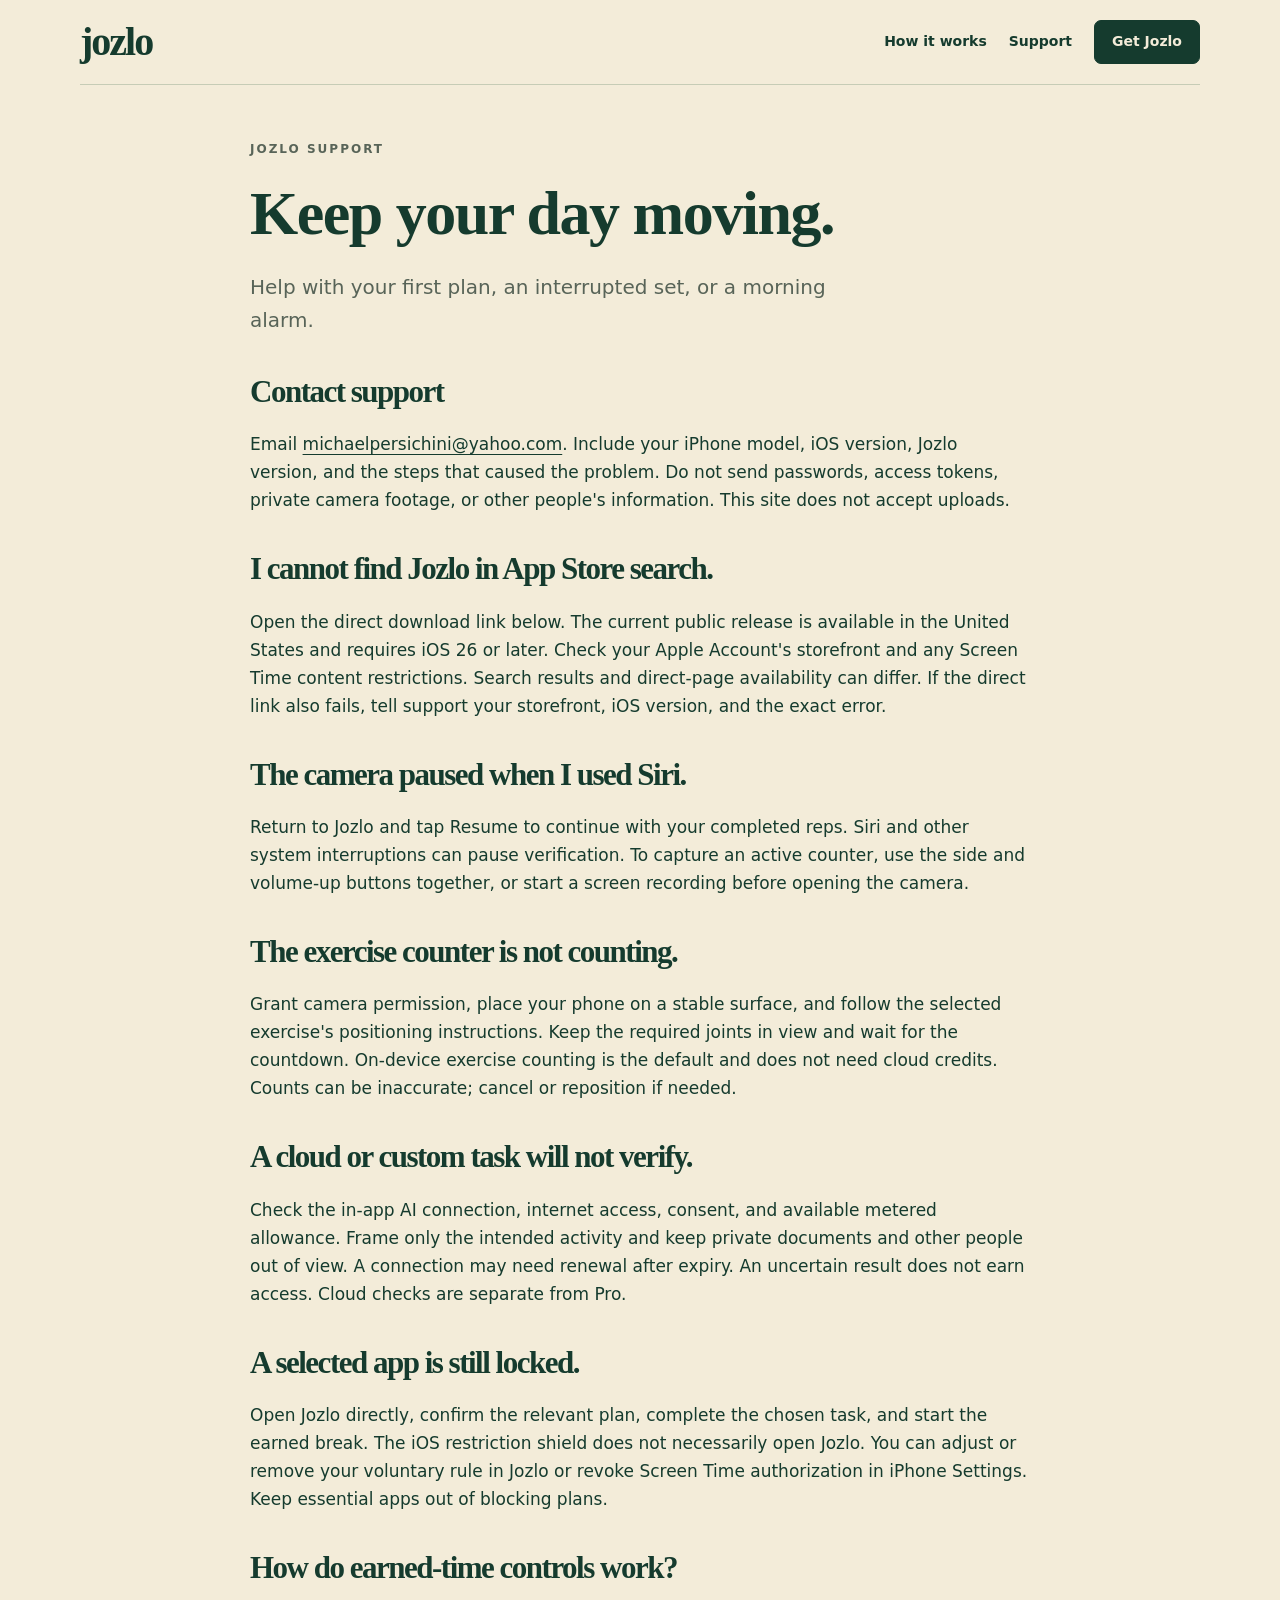
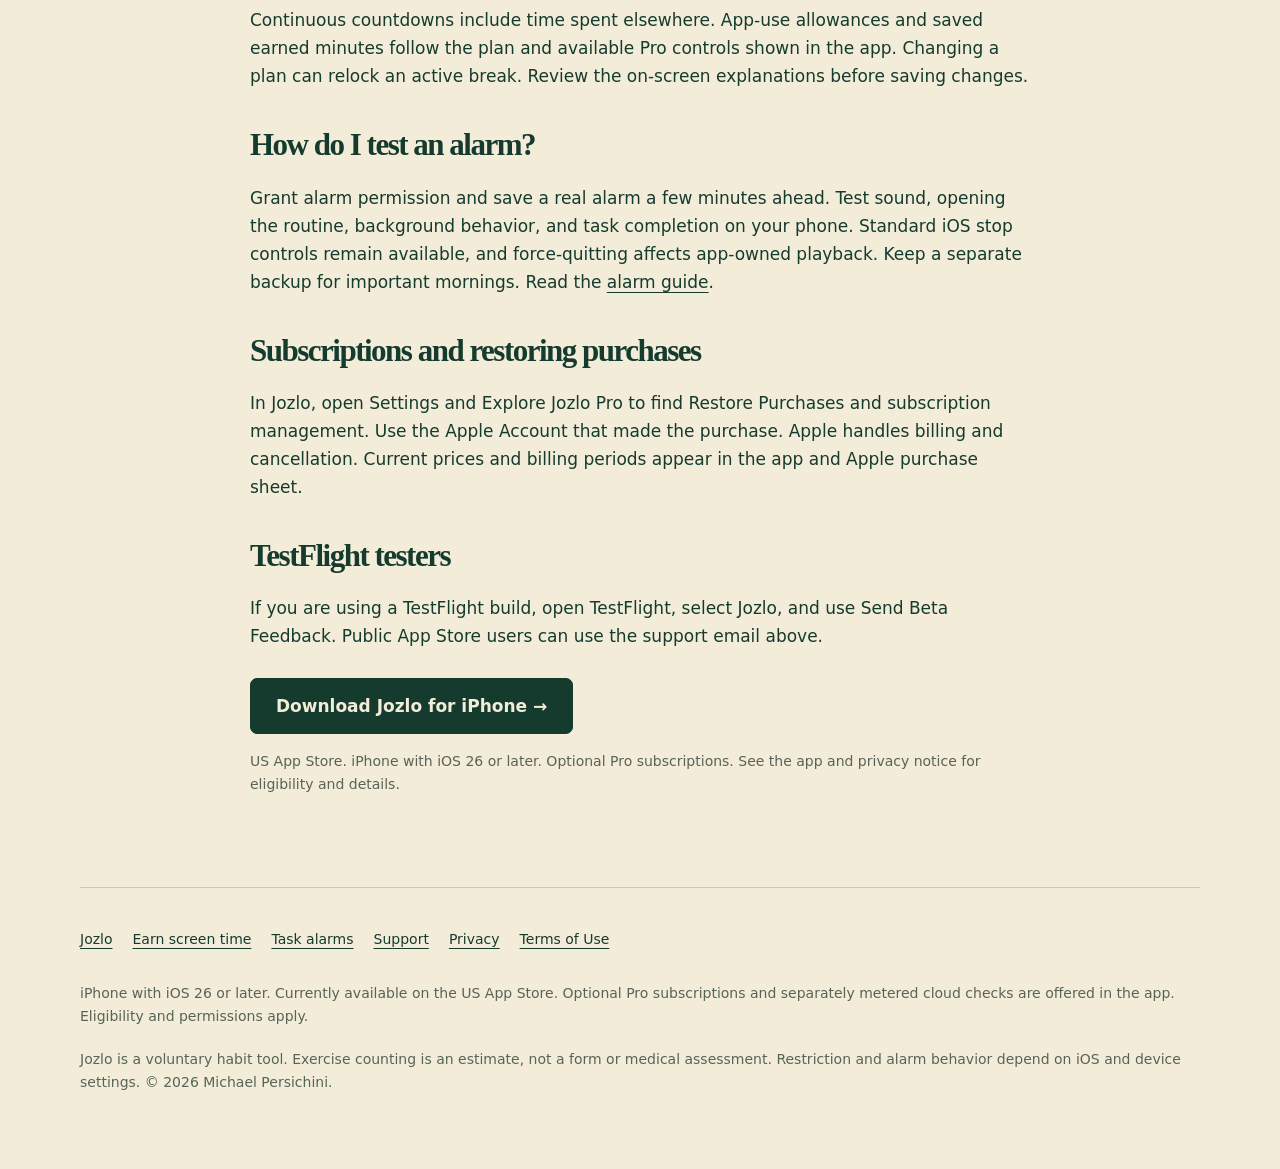
<file: support.html>
<!doctype html><html lang="en"><head><meta charset="utf-8"><meta name="viewport" content="width=device-width,initial-scale=1">
<title>Jozlo Support | Alarms, Camera Counting & App Blocking</title><meta name="description" content="Get help with Jozlo camera verification, alarms, app blocking, earned time, subscriptions, and restoring purchases."><meta name="robots" content="index,follow"><link rel="canonical" href="https://earnit-info.onrender.com/support.html"><meta name="theme-color" content="#153b2e">
<meta property="og:type" content="website"><meta property="og:site_name" content="Jozlo"><meta property="og:title" content="Jozlo Support | Alarms, Camera Counting & App Blocking"><meta property="og:description" content="Get help with Jozlo camera verification, alarms, app blocking, earned time, subscriptions, and restoring purchases."><meta property="og:url" content="https://earnit-info.onrender.com/support.html"><meta property="og:image" content="https://earnit-info.onrender.com/assets/jozlo-app.jpg"><meta property="og:image:alt" content="Jozlo on iPhone: Lock in. Earn your time.">
<meta name="twitter:card" content="summary_large_image"><meta name="twitter:title" content="Jozlo Support | Alarms, Camera Counting & App Blocking"><meta name="twitter:description" content="Get help with Jozlo camera verification, alarms, app blocking, earned time, subscriptions, and restoring purchases."><meta name="twitter:image" content="https://earnit-info.onrender.com/assets/jozlo-app.jpg">
<meta name="apple-itunes-app" content="app-id=6819877235"><link rel="stylesheet" href="/assets/site.css">
<link rel="stylesheet" href="/assets/accessibility.css"></head><body><a class="skip" href="#main">Skip to content</a><div class="wrap"><header class="header"><a class="brand" href="/" aria-label="Jozlo home">jozlo</a><nav class="nav" aria-label="Main navigation"><a class="hide-mobile" href="/#how-it-works">How it works</a><a href="/support.html">Support</a><a class="btn" href="https://apps.apple.com/us/app/jozlo/id6819877235">Get Jozlo</a></nav></header></div><main id="main" class="wrap"><article class="article"><p class="eyebrow">Jozlo support</p><h1>Keep your day moving.</h1><p class="lead">Help with your first plan, an interrupted set, or a morning alarm.</p><h2>Contact support</h2><p>Email <a href="mailto:michaelpersichini@yahoo.com">michaelpersichini@yahoo.com</a>. Include your iPhone model, iOS version, Jozlo version, and the steps that caused the problem. Do not send passwords, access tokens, private camera footage, or other people's information. This site does not accept uploads.</p><h2>I cannot find Jozlo in App Store search.</h2><p>Open the direct download link below. The current public release is available in the United States and requires iOS 26 or later. Check your Apple Account's storefront and any Screen Time content restrictions. Search results and direct-page availability can differ. If the direct link also fails, tell support your storefront, iOS version, and the exact error.</p><h2>The camera paused when I used Siri.</h2><p>Return to Jozlo and tap Resume to continue with your completed reps. Siri and other system interruptions can pause verification. To capture an active counter, use the side and volume-up buttons together, or start a screen recording before opening the camera.</p><h2>The exercise counter is not counting.</h2><p>Grant camera permission, place your phone on a stable surface, and follow the selected exercise's positioning instructions. Keep the required joints in view and wait for the countdown. On-device exercise counting is the default and does not need cloud credits. Counts can be inaccurate; cancel or reposition if needed.</p><h2>A cloud or custom task will not verify.</h2><p>Check the in-app AI connection, internet access, consent, and available metered allowance. Frame only the intended activity and keep private documents and other people out of view. A connection may need renewal after expiry. An uncertain result does not earn access. Cloud checks are separate from Pro.</p><h2>A selected app is still locked.</h2><p>Open Jozlo directly, confirm the relevant plan, complete the chosen task, and start the earned break. The iOS restriction shield does not necessarily open Jozlo. You can adjust or remove your voluntary rule in Jozlo or revoke Screen Time authorization in iPhone Settings. Keep essential apps out of blocking plans.</p><h2>How do earned-time controls work?</h2><p>Continuous countdowns include time spent elsewhere. App-use allowances and saved earned minutes follow the plan and available Pro controls shown in the app. Changing a plan can relock an active break. Review the on-screen explanations before saving changes.</p><h2>How do I test an alarm?</h2><p>Grant alarm permission and save a real alarm a few minutes ahead. Test sound, opening the routine, background behavior, and task completion on your phone. Standard iOS stop controls remain available, and force-quitting affects app-owned playback. Keep a separate backup for important mornings. Read the <a href="/task-alarm.html">alarm guide</a>.</p><h2>Subscriptions and restoring purchases</h2><p>In Jozlo, open Settings and Explore Jozlo Pro to find Restore Purchases and subscription management. Use the Apple Account that made the purchase. Apple handles billing and cancellation. Current prices and billing periods appear in the app and Apple purchase sheet.</p><h2>TestFlight testers</h2><p>If you are using a TestFlight build, open TestFlight, select Jozlo, and use Send Beta Feedback. Public App Store users can use the support email above.</p><div class="actions"><a class="btn" href="https://apps.apple.com/us/app/jozlo/id6819877235">Download Jozlo for iPhone &rarr;</a></div><p class="fine">US App Store. iPhone with iOS 26 or later. Optional Pro subscriptions. See the app and privacy notice for eligibility and details.</p></article></main><footer class="footer wrap"><nav class="footer-links" aria-label="Footer"><a href="/">Jozlo</a><a href="/earn-screen-time.html">Earn screen time</a><a href="/task-alarm.html">Task alarms</a><a href="/support.html">Support</a><a href="/privacy.html">Privacy</a><a href="https://www.apple.com/legal/internet-services/itunes/dev/stdeula/">Terms of Use</a></nav><p class="fine">iPhone with iOS 26 or later. Currently available on the US App Store. Optional Pro subscriptions and separately metered cloud checks are offered in the app. Eligibility and permissions apply.</p><p class="fine">Jozlo is a voluntary habit tool. Exercise counting is an estimate, not a form or medical assessment. Restriction and alarm behavior depend on iOS and device settings. &copy; 2026 Michael Persichini.</p></footer></body></html>
</file>
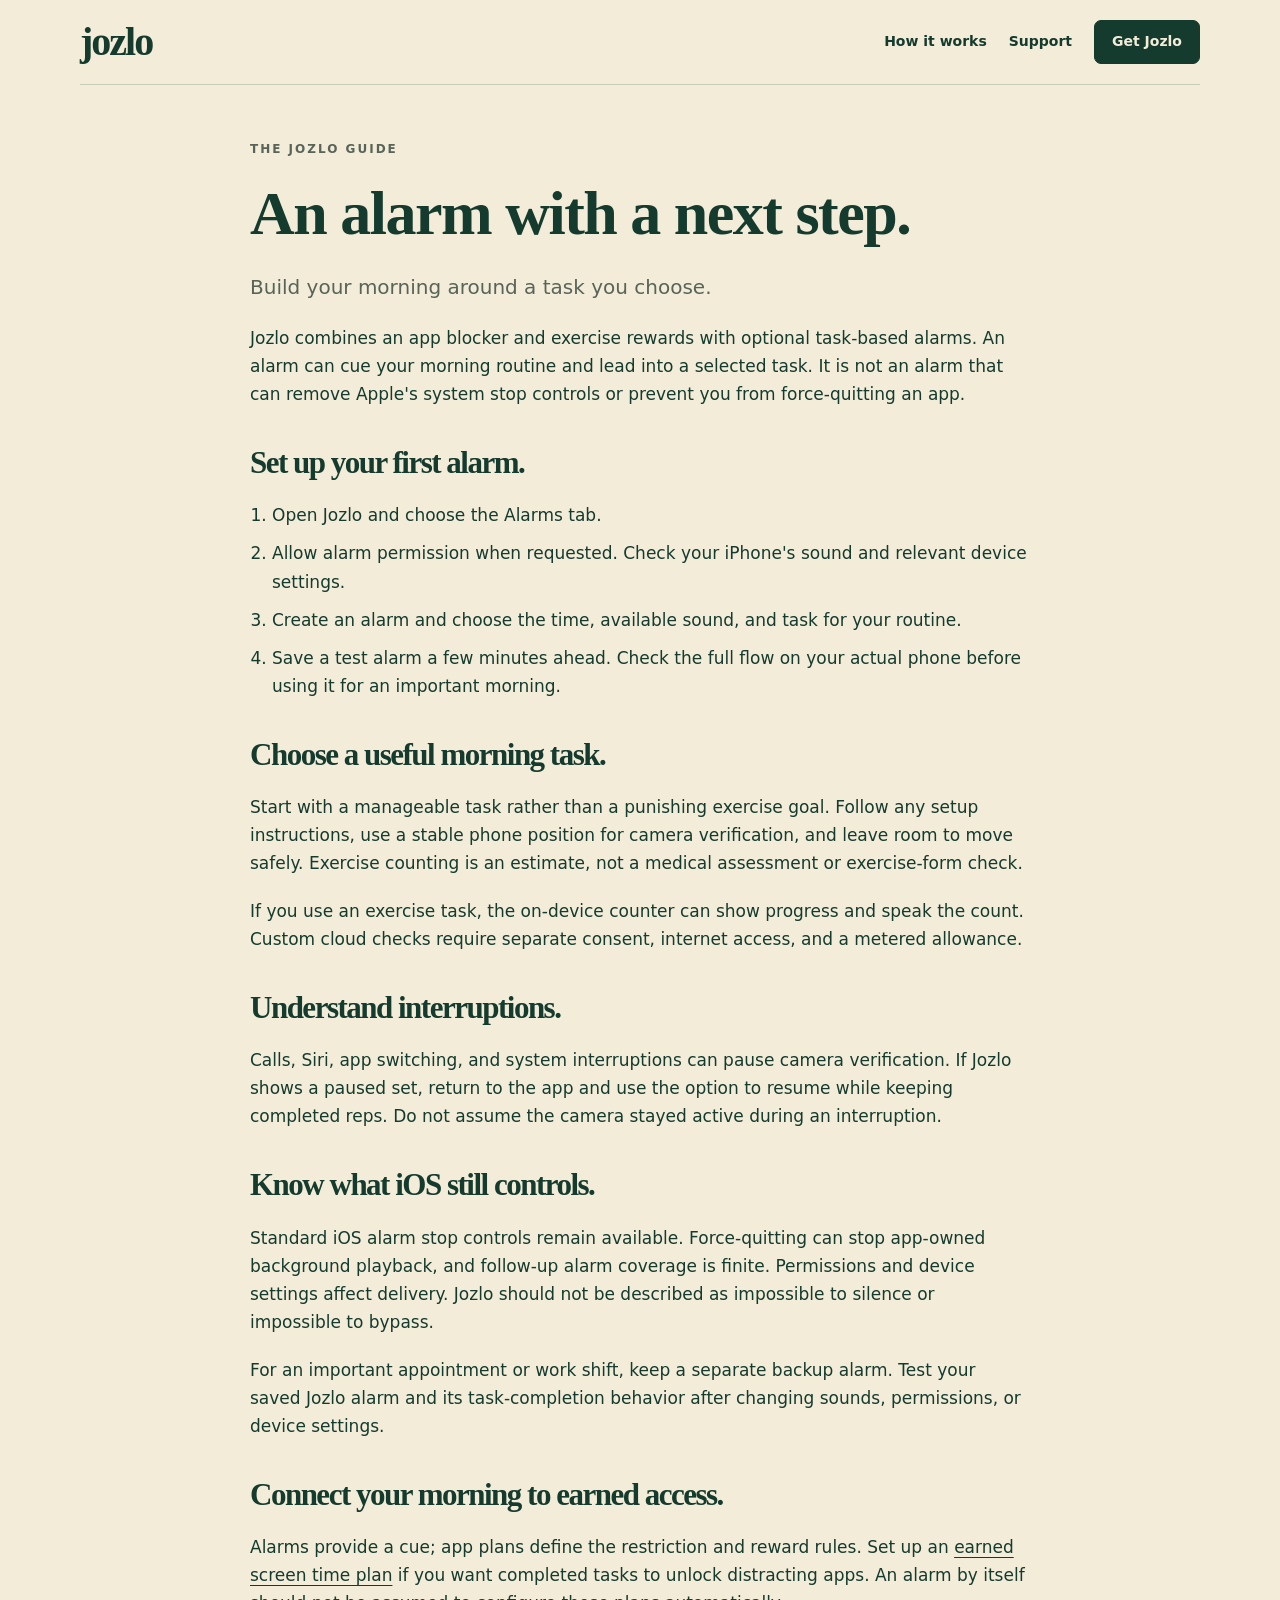
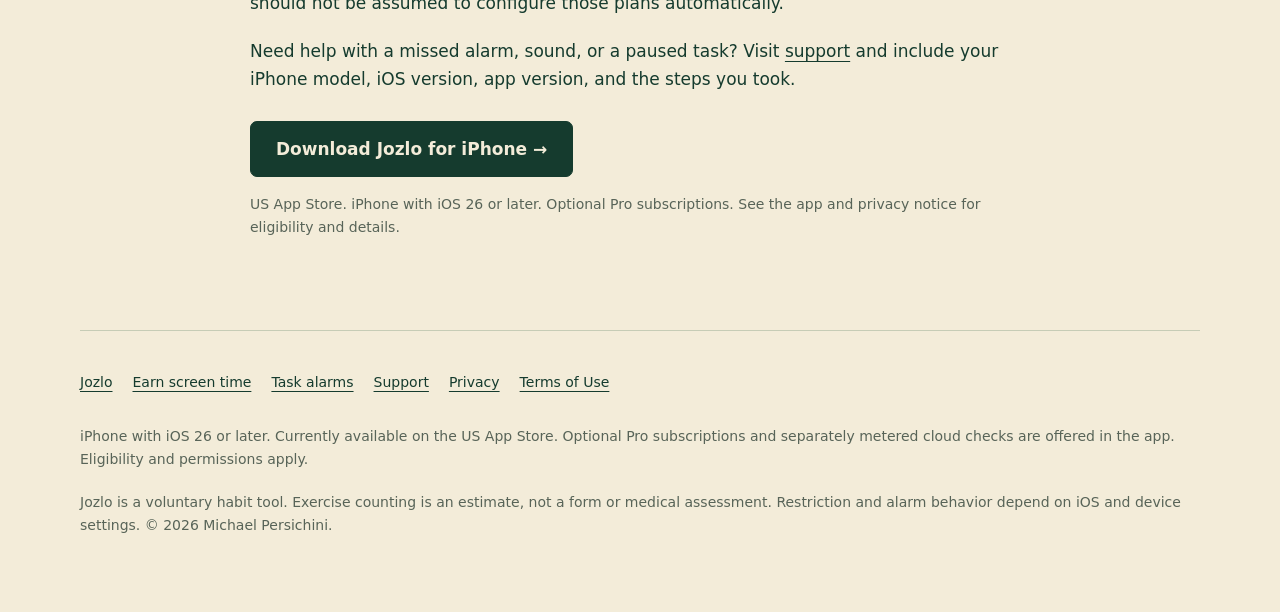
<file: task-alarm.html>
<!doctype html><html lang="en"><head><meta charset="utf-8"><meta name="viewport" content="width=device-width,initial-scale=1">
<title>Task-Based Alarm for iPhone | Jozlo Morning Routines</title><meta name="description" content="Set up a Jozlo alarm that leads into a chosen task. Learn how alarm permissions, sound, interruption, and iOS stop controls work."><meta name="robots" content="index,follow"><link rel="canonical" href="https://earnit-info.onrender.com/task-alarm.html"><meta name="theme-color" content="#153b2e">
<meta property="og:type" content="website"><meta property="og:site_name" content="Jozlo"><meta property="og:title" content="Task-Based Alarm for iPhone | Jozlo Morning Routines"><meta property="og:description" content="Set up a Jozlo alarm that leads into a chosen task. Learn how alarm permissions, sound, interruption, and iOS stop controls work."><meta property="og:url" content="https://earnit-info.onrender.com/task-alarm.html"><meta property="og:image" content="https://earnit-info.onrender.com/assets/jozlo-app.jpg"><meta property="og:image:alt" content="Jozlo on iPhone: Lock in. Earn your time.">
<meta name="twitter:card" content="summary_large_image"><meta name="twitter:title" content="Task-Based Alarm for iPhone | Jozlo Morning Routines"><meta name="twitter:description" content="Set up a Jozlo alarm that leads into a chosen task. Learn how alarm permissions, sound, interruption, and iOS stop controls work."><meta name="twitter:image" content="https://earnit-info.onrender.com/assets/jozlo-app.jpg">
<meta name="apple-itunes-app" content="app-id=6819877235"><link rel="stylesheet" href="/assets/site.css">
<link rel="stylesheet" href="/assets/accessibility.css"></head><body><a class="skip" href="#main">Skip to content</a><div class="wrap"><header class="header"><a class="brand" href="/" aria-label="Jozlo home">jozlo</a><nav class="nav" aria-label="Main navigation"><a class="hide-mobile" href="/#how-it-works">How it works</a><a href="/support.html">Support</a><a class="btn" href="https://apps.apple.com/us/app/jozlo/id6819877235">Get Jozlo</a></nav></header></div><main id="main" class="wrap"><article class="article"><p class="eyebrow">The Jozlo guide</p><h1>An alarm with a next step.</h1><p class="lead">Build your morning around a task you choose.</p><p>Jozlo combines an app blocker and exercise rewards with optional task-based alarms. An alarm can cue your morning routine and lead into a selected task. It is not an alarm that can remove Apple's system stop controls or prevent you from force-quitting an app.</p><h2>Set up your first alarm.</h2><ol class="list"><li>Open Jozlo and choose the Alarms tab.</li><li>Allow alarm permission when requested. Check your iPhone's sound and relevant device settings.</li><li>Create an alarm and choose the time, available sound, and task for your routine.</li><li>Save a test alarm a few minutes ahead. Check the full flow on your actual phone before using it for an important morning.</li></ol><h2>Choose a useful morning task.</h2><p>Start with a manageable task rather than a punishing exercise goal. Follow any setup instructions, use a stable phone position for camera verification, and leave room to move safely. Exercise counting is an estimate, not a medical assessment or exercise-form check.</p><p>If you use an exercise task, the on-device counter can show progress and speak the count. Custom cloud checks require separate consent, internet access, and a metered allowance.</p><h2>Understand interruptions.</h2><p>Calls, Siri, app switching, and system interruptions can pause camera verification. If Jozlo shows a paused set, return to the app and use the option to resume while keeping completed reps. Do not assume the camera stayed active during an interruption.</p><h2>Know what iOS still controls.</h2><p>Standard iOS alarm stop controls remain available. Force-quitting can stop app-owned background playback, and follow-up alarm coverage is finite. Permissions and device settings affect delivery. Jozlo should not be described as impossible to silence or impossible to bypass.</p><p>For an important appointment or work shift, keep a separate backup alarm. Test your saved Jozlo alarm and its task-completion behavior after changing sounds, permissions, or device settings.</p><h2>Connect your morning to earned access.</h2><p>Alarms provide a cue; app plans define the restriction and reward rules. Set up an <a href="/earn-screen-time.html">earned screen time plan</a> if you want completed tasks to unlock distracting apps. An alarm by itself should not be assumed to configure those plans automatically.</p><p>Need help with a missed alarm, sound, or a paused task? Visit <a href="/support.html">support</a> and include your iPhone model, iOS version, app version, and the steps you took.</p><div class="actions"><a class="btn" href="https://apps.apple.com/us/app/jozlo/id6819877235">Download Jozlo for iPhone &rarr;</a></div><p class="fine">US App Store. iPhone with iOS 26 or later. Optional Pro subscriptions. See the app and privacy notice for eligibility and details.</p></article></main><footer class="footer wrap"><nav class="footer-links" aria-label="Footer"><a href="/">Jozlo</a><a href="/earn-screen-time.html">Earn screen time</a><a href="/task-alarm.html">Task alarms</a><a href="/support.html">Support</a><a href="/privacy.html">Privacy</a><a href="https://www.apple.com/legal/internet-services/itunes/dev/stdeula/">Terms of Use</a></nav><p class="fine">iPhone with iOS 26 or later. Currently available on the US App Store. Optional Pro subscriptions and separately metered cloud checks are offered in the app. Eligibility and permissions apply.</p><p class="fine">Jozlo is a voluntary habit tool. Exercise counting is an estimate, not a form or medical assessment. Restriction and alarm behavior depend on iOS and device settings. &copy; 2026 Michael Persichini.</p></footer></body></html>
</file>
<file: assets/site.css>
:root{--paper:#f3ecd9;--ink:#153b2e;--muted:#586458;--line:#c6ccb6;--gold:#efbb35;--rust:#a84229}*{box-sizing:border-box}html{scroll-behavior:smooth}body{margin:0;background:var(--paper);color:var(--ink);font:17px/1.65 system-ui,-apple-system,BlinkMacSystemFont,"Segoe UI",sans-serif}a{color:inherit;text-underline-offset:4px}a:hover{color:var(--rust)}a:focus-visible,summary:focus-visible{outline:3px solid var(--rust);outline-offset:5px}.skip{position:absolute;left:-1000px;top:10px}.skip:focus{left:10px;background:white;padding:10px;z-index:10}.wrap{width:min(1120px,calc(100% - 40px));margin:auto}.header{display:flex;align-items:center;justify-content:space-between;gap:20px;padding:20px 0;border-bottom:1px solid var(--line)}.brand{font:bold 40px/1 Georgia,serif;letter-spacing:-2px;text-decoration:none}.nav{display:flex;gap:22px;align-items:center;font-size:14px;font-weight:650}.nav a{text-decoration:none}.nav .btn{padding:9px 17px;min-height:44px}.eyebrow{text-transform:uppercase;letter-spacing:2px;font-size:12px;font-weight:800;color:var(--muted)}h1,h2,h3{font-family:Georgia,serif;line-height:1.07;letter-spacing:-1.5px}h1{font-size:clamp(46px,6.7vw,82px);margin:18px 0 25px}h2{font-size:clamp(32px,4vw,47px);margin:12px 0 22px}h3{font-size:26px;letter-spacing:-.6px;margin:0 0 15px}p{margin:0 0 20px}.lead{font-size:21px;max-width:640px;color:var(--muted)}.muted,.fine{color:var(--muted)}.fine{font-size:13px}.btn{display:inline-flex;align-items:center;justify-content:center;min-height:52px;padding:13px 25px;border-radius:7px;background:var(--ink);color:var(--paper);font-weight:750;text-decoration:none;border:1px solid var(--ink)}.btn:hover{background:#24523f;color:white}.btn.alt{background:transparent;color:var(--ink)}.actions{display:flex;flex-wrap:wrap;gap:12px;margin:28px 0 16px}.hero{display:grid;grid-template-columns:1.15fr .85fr;gap:64px;align-items:center;padding:70px 0 80px}.hero .headline{max-width:650px}.hero-art{position:relative;display:flex;justify-content:center;padding:30px 20px;background:var(--gold);border-radius:100px 100px 14px 14px;overflow:hidden}.phone{display:block;width:min(270px,100%);height:auto;border:7px solid var(--ink);border-radius:32px;box-shadow:12px 18px 0 #153b2e22}.stamp{display:inline-block;border:2px solid var(--rust);padding:3px 10px;font-size:13px;color:var(--rust);font-weight:900;transform:rotate(-4deg);letter-spacing:1px;margin-top:20px}.section{padding:64px 0;border-top:1px solid var(--line)}.grid{display:grid;grid-template-columns:repeat(3,1fr);gap:30px}.step{padding-top:22px;border-top:3px solid var(--ink)}.num{display:block;font:bold 40px Georgia,serif;color:var(--rust);margin-bottom:16px}.feature{background:var(--ink);color:var(--paper);padding:38px;border-radius:10px;display:grid;grid-template-columns:1fr 1fr;gap:45px}.feature .eyebrow,.feature .muted{color:#cad5c0}.feature h2{font-size:39px}.feature a{color:var(--paper)}.feature .pill{display:inline-block;background:var(--gold);color:var(--ink);padding:7px 14px;font-size:13px;font-weight:800;border-radius:30px}.split{display:grid;grid-template-columns:1fr 1fr;gap:65px;align-items:center}.split img{width:min(270px,100%);display:block;margin:auto;border:1px solid var(--line);border-radius:20px}.list{padding-left:22px}.list li{margin:10px 0}.faq{max-width:850px}.faq details{border-top:1px solid var(--line);padding:20px 0}.faq summary{cursor:pointer;font-weight:750}.faq details p{padding-top:14px;max-width:760px;margin-bottom:0}.resource{padding:24px;border:1px solid var(--line);border-radius:8px;text-decoration:none}.resource h3{font-size:25px}.resource p{color:var(--muted);margin:0}.closing{background:var(--gold);padding:44px;border-radius:10px;margin-bottom:60px}.footer{padding:30px 0 55px;border-top:1px solid var(--line);font-size:14px}.footer-links{display:flex;flex-wrap:wrap;gap:20px;margin-bottom:20px}.article{max-width:780px;margin:auto;padding:55px 0 70px}.article h1{font-size:clamp(40px,6vw,62px)}.article h2{font-size:31px;margin-top:38px}.article h3{margin-top:28px}.article .lead{font-size:20px}.legal main{max-width:800px;margin:auto;padding:40px 24px 65px}.legal h1{font-size:45px}.legal h2{font-size:27px}.legal nav{gap:25px;flex-wrap:wrap;margin-bottom:30px}.legal footer{color:var(--muted);font-size:14px}.legal a{color:var(--ink)}
@media(max-width:760px){.wrap{width:calc(100% - 36px)}.header{padding:20px 0}.nav{gap:14px;font-size:13px}.nav .hide-mobile{display:none}.brand{font-size:36px}.hero{grid-template-columns:1fr;gap:35px;padding:38px 0 45px}.hero-art{max-width:410px;width:100%;margin:auto}.hero .lead{font-size:19px}.grid,.split,.feature{grid-template-columns:1fr;gap:28px}.section{padding:43px 0}.feature{padding:27px}.feature h2{font-size:32px}.split img{width:220px}.closing{padding:28px;margin-bottom:35px}.article{padding-top:35px}.actions .btn{flex:1;text-align:center}.footer{padding-bottom:35px}}@media(prefers-reduced-motion:reduce){html{scroll-behavior:auto}}

/* Responsive and contrast corrections, shared by the marketing and help pages. */
:root { color-scheme: light; --gutter: clamp(12px, 3vw, 24px); }
body { font-size: 1.0625rem; padding-inline: env(safe-area-inset-left, 0px) env(safe-area-inset-right, 0px); }
.wrap { width: min(1120px, calc(100% - var(--gutter) * 2)); }
.header, .nav { flex-wrap: wrap; }
.header { row-gap: 12px; }
.nav { justify-content: flex-end; }
.nav a:not(.btn), .footer-links a { display: inline-flex; align-items: center; min-height: 44px; }
.hero { grid-template-columns: minmax(0, 1.15fr) minmax(0, .85fr); }
.grid { grid-template-columns: repeat(3, minmax(0, 1fr)); }
.split, .feature { grid-template-columns: repeat(2, minmax(0, 1fr)); }
.hero > *, .grid > *, .split > *, .feature > * { min-width: 0; }
h1 { font-size: clamp(2.6rem, 6.7vw, 5.125rem); }
h2 { font-size: clamp(2rem, 4vw, 2.9375rem); }
h3 { font-size: 1.625rem; }
.lead { font-size: 1.3125rem; }
.fine { font-size: .875rem; }
.feature .eyebrow, .feature .muted, .feature .fine { color: #d3ddcb; }
.closing .eyebrow, .closing .muted, .closing .fine { color: var(--ink); }
.btn { white-space: normal; text-align: center; }
.btn.alt:hover { background: #e4ddca; color: var(--ink); }
.resource:focus-visible { outline-offset: 4px; }
.faq summary { padding-block: 8px; }
.footer-links { row-gap: 4px; }
.article h1, .legal h1 { font-size: clamp(2rem, 6vw, 3.875rem); }
.legal { background: var(--paper); color: var(--ink); }
.legal main { width: min(100%, 800px); }
.legal nav { display: flex; flex-wrap: wrap; }
.legal nav a { min-height: 44px; display: inline-flex; align-items: center; }
.legal h1, .legal h2, .legal a { color: var(--ink); }
.legal footer { color: var(--muted); }
@media (max-width: 760px) {
 .hero, .grid, .split, .feature { grid-template-columns: minmax(0, 1fr); }
 .hero .lead { font-size: 1.1875rem; }
 .nav { gap: 12px; }
}
@media (max-width: 480px) {
 .actions { flex-direction: column; align-items: stretch; }
 .actions .btn { width: 100%; flex: none; }
 .feature, .closing, .resource { padding: 24px 20px; }
 .hero-art { padding: 24px 16px; border-radius: 64px 64px 12px 12px; }
 .header .nav { margin-left: auto; }
 .feature h2 { font-size: 2rem; }
}
</file>
<file: assets/accessibility.css>
/* Shared reflow, input and keyboard affordances on every public page. */
html { -webkit-text-size-adjust: 100%; scroll-padding-top: 1rem; }
*, *::before, *::after { box-sizing: border-box; }
body { min-width: 0; overflow-wrap: break-word; }
main, section, article, header, footer, nav { min-width: 0; }
img, video, svg { max-width: 100%; }
img, video { height: auto; }
a, button, summary, textarea, input { -webkit-tap-highlight-color: transparent; }
a, p, li, h1, h2, h3, h4, textarea { overflow-wrap: anywhere; }
button, input, select, textarea { font: inherit; max-width: 100%; }
button, [role="button"], summary { min-height: 44px; }
a:focus-visible, button:focus-visible, summary:focus-visible, textarea:focus-visible, input:focus-visible {
 outline: 3px solid currentColor; outline-offset: 4px;
}
.skip { position: absolute; left: -10000px; top: 8px; }
.skip:focus { left: 8px; z-index: 10; padding: 10px 16px; color: #153b2e; background: #fff; }
@media (prefers-reduced-motion: reduce) {
 html { scroll-behavior: auto !important; }
 *, *::before, *::after { animation-duration: .01ms !important; transition-duration: .01ms !important; }
}
@media (forced-colors: active) {
 a, button, summary, textarea, input { forced-color-adjust: auto; }
 .btn, .button, button { border: 1px solid ButtonText; }
}
</file>
